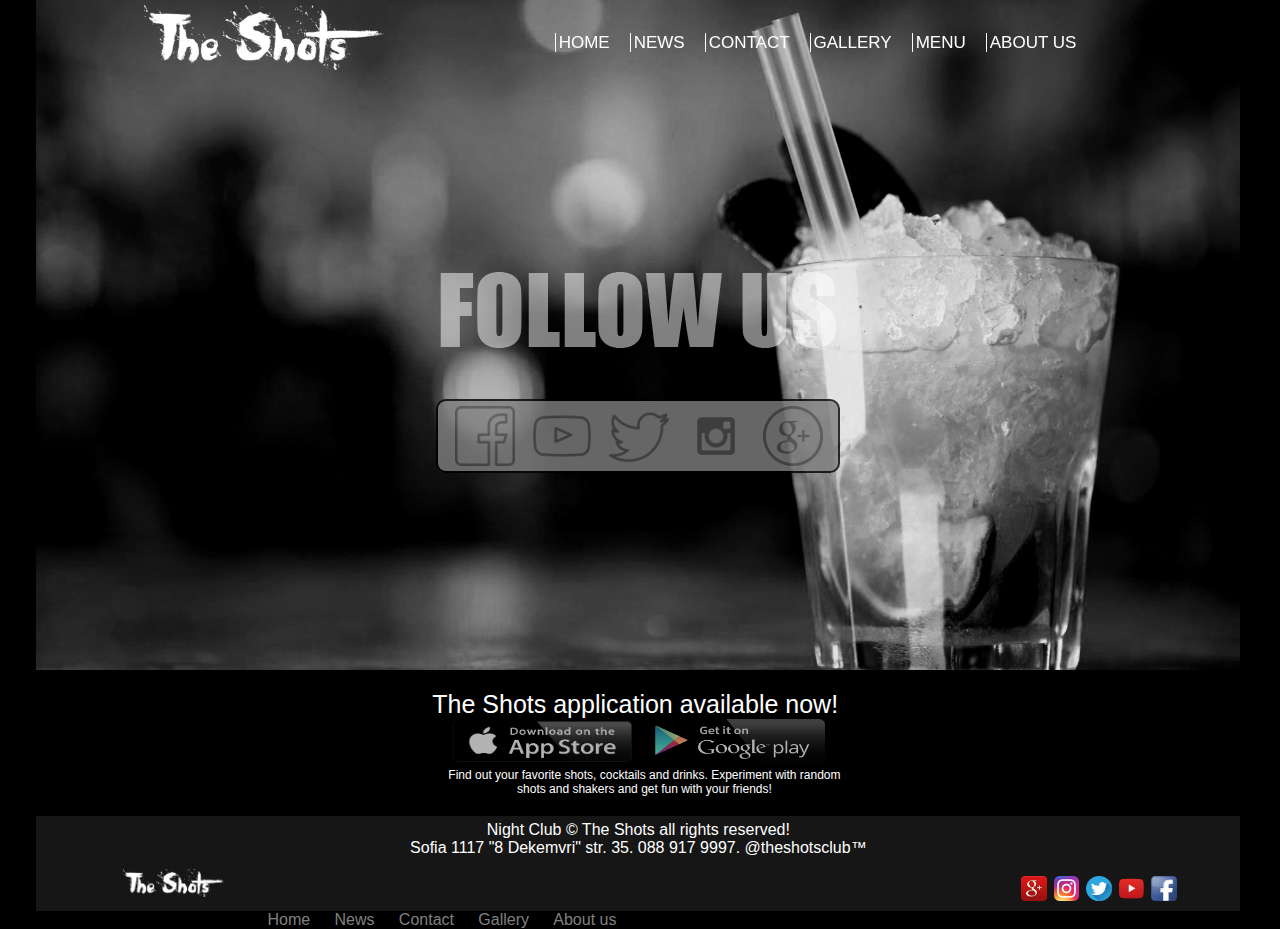
<file: Common/shots1/index.html>
<!DOCTYPE html>
<html>

<head>
    <meta charset="utf-8">
    <title>The Shots Bar</title>
    <link rel="stylesheet" href="styles/main.css">
    <link rel="shortcut icon" href="images/tabicon.png" />
</head>

<body>
    <header class="header-container">
        <div class="buttons">
            <ul class="header-list-items">
                <li>
                    <a class="list-btn" href="#">HOME</a>
                </li>
                <li>
                    <a class="list-btn" href="news.html">NEWS</a>
                </li>
                <li>
                    <a class="list-btn" href="#">CONTACT</a>
                </li>
                <li>
                    <a class="list-btn" href="theshots/gallery.html">GALLERY</a>
                </li>
                <li>
                    <a class="list-btn" href="#">MENU</a>
                </li>
                <li>
                    <a class="list-btn" href="#">ABOUT US</a>
                </li>
            </ul>
            <img class = "logo-image" src="images/the_shots.png" alt="" />

        </div>

        <div class="follow">
            <img src="images/follow.png" alt="">
        </div>
        <div class="follow-icons">
          <img class="inactive" id = 'facebook' src="images/followIco/facebook.png" alt="">
          <img class="inactive" id = 'youtube' src="images/followIco/youtube.png" alt="">
          <img class="inactive" id = 'twitter' src="images/followIco/twitter.png" alt="">
          <img class="inactive" id = 'instagram' src="images/followIco/instagram.png" alt="">
          <img class="inactive" id = 'google' src="images/followIco/google.png" alt="">
        </div>
    </header>
    <container>
      <div class="app-store">
        <div class="get-app">The Shots application available now!</div>

        <img class="ios-link" src="images/app-store.png" alt="" />
        <img class = "google-link" src="images/Google-play.png" alt="" />
        <div class="get-app-info">Find out your favorite shots, cocktails and drinks. Experiment with random shots and shakers and get fun with your friends!</div>
      </div>
    </container>
    <footer>
      <div class = 'footer'>
        <div class = "text-footer">Night Club &#169 The Shots all rights reserved!</div>
        <div class = "text-footer">Sofia 1117 "8 Dekemvri" str. 35. 088 917 9997. @theshotsclub&#8482</div>
        <img id = 'logo' src="images/the_shots.png" alt="" />
        <div class="footer-icons">
          <img id = 'facebook' src="images/footerIco/face.png" alt="">
          <img id = 'youtube' src="images/footerIco/you.png" alt="">
          <img id = 'twitter' src="images/footerIco/tweet.png" alt="">
          <img id = 'instagram' src="images/footerIco/insta.png" alt="">
          <img id = 'google' src="images/footerIco/goog.png" alt="">
        </div>


      </div>
      <div class = 'footer-links'>
        <a href="#">Home</a>
        <a href="#">News</a>
        <a href="#">Contact</a>
        <a href="#">Gallery</a>
        <a href="#">About us</a>
      </div>


    </footer>





    <script src="scrypts/jquery.min.js"></script>
    <script src="scrypts/mainscript.js"></script>
    <script src="scrypts/footer.js"></script>
    <script>
          $(function() {
              $('.header-container').buttons();
              $('.footer-icons').footerIcons();
          });
      </script>
</body>

</html>
</file>
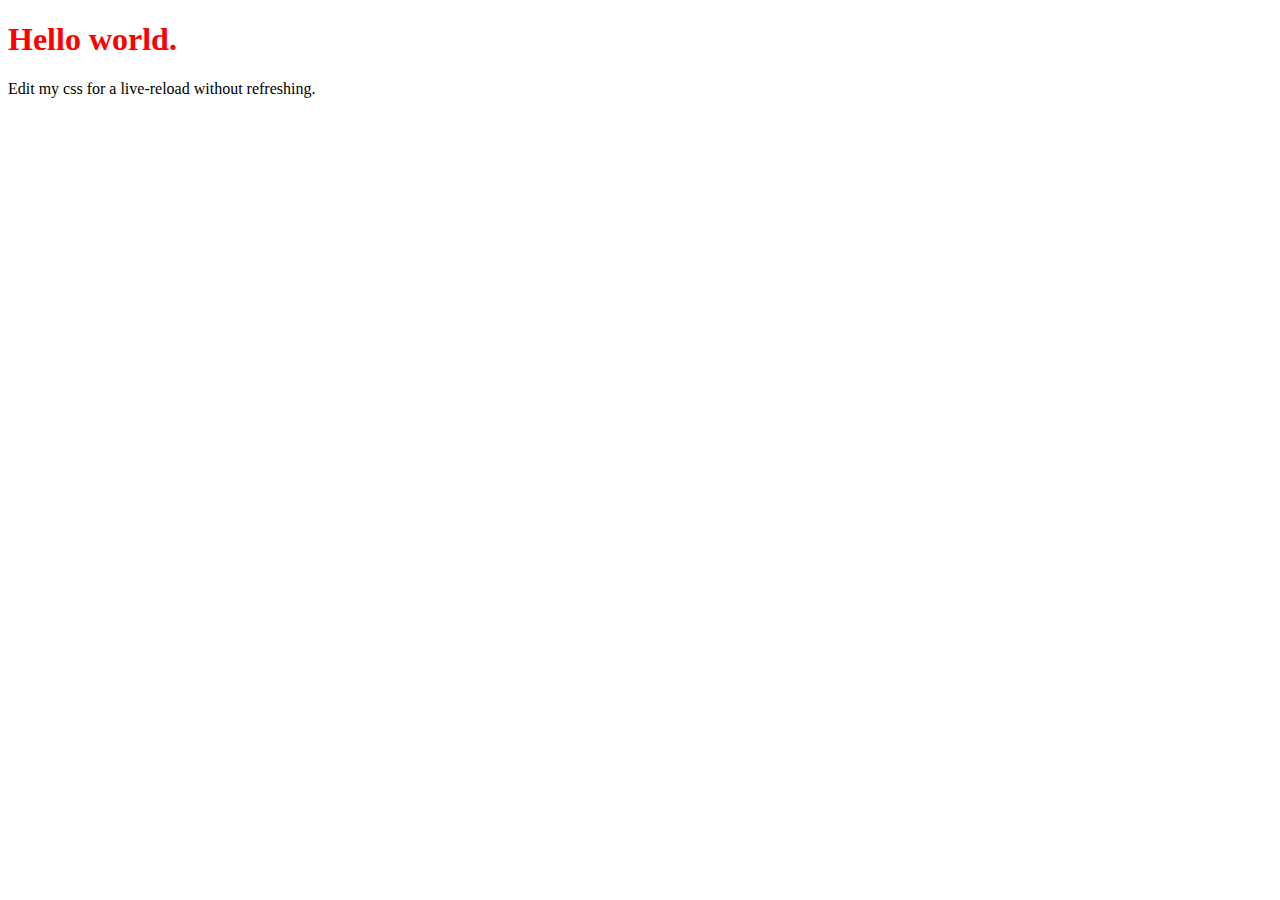
<file: Common/shots1/node_modules/live-server/test/data/index.html>
<!DOCTYPE html>
<html lang="en">
<head>
	<meta charset="UTF-8">
	<title>Live-server Test Page</title>
	<link rel="stylesheet" href="style.css" />
</head>
<body>
	<h1>Hello world.</h1>
	<p>Edit my css for a live-reload without refreshing.</p>
</body>
</html>
</file>
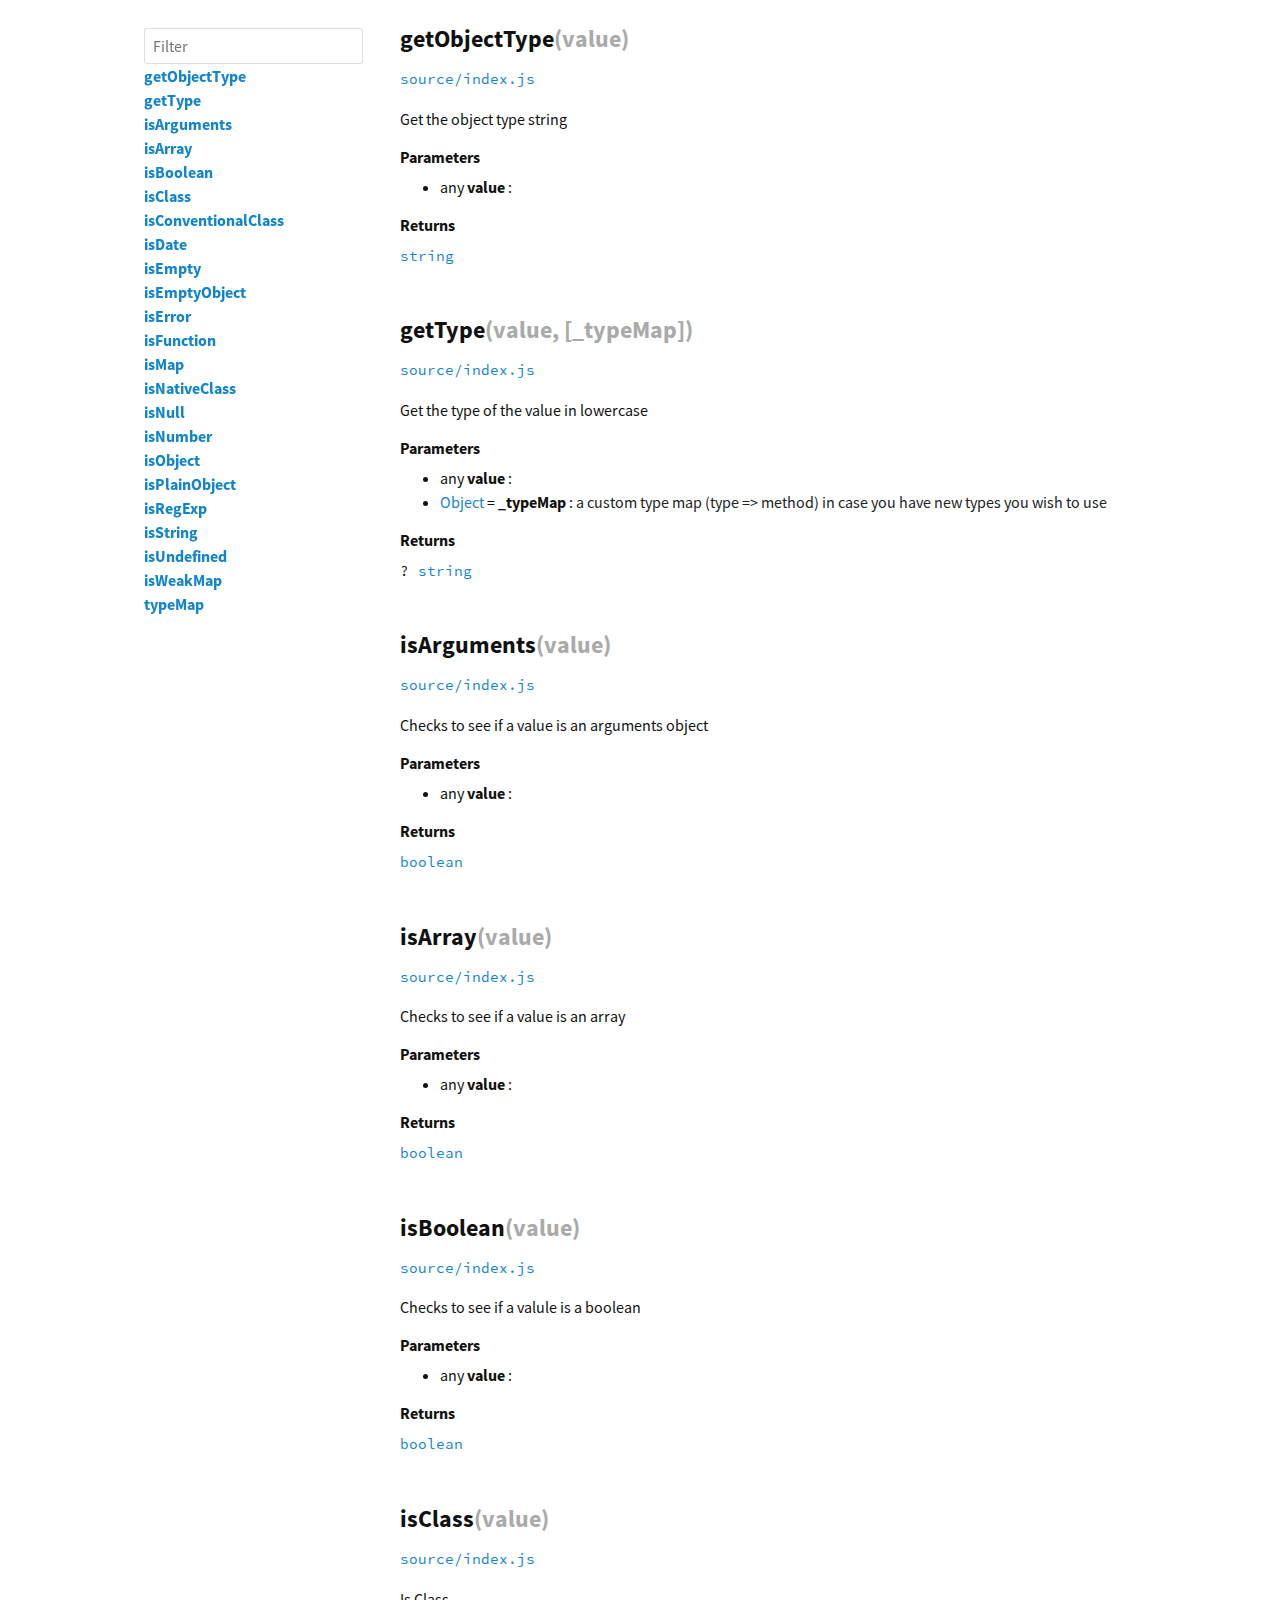
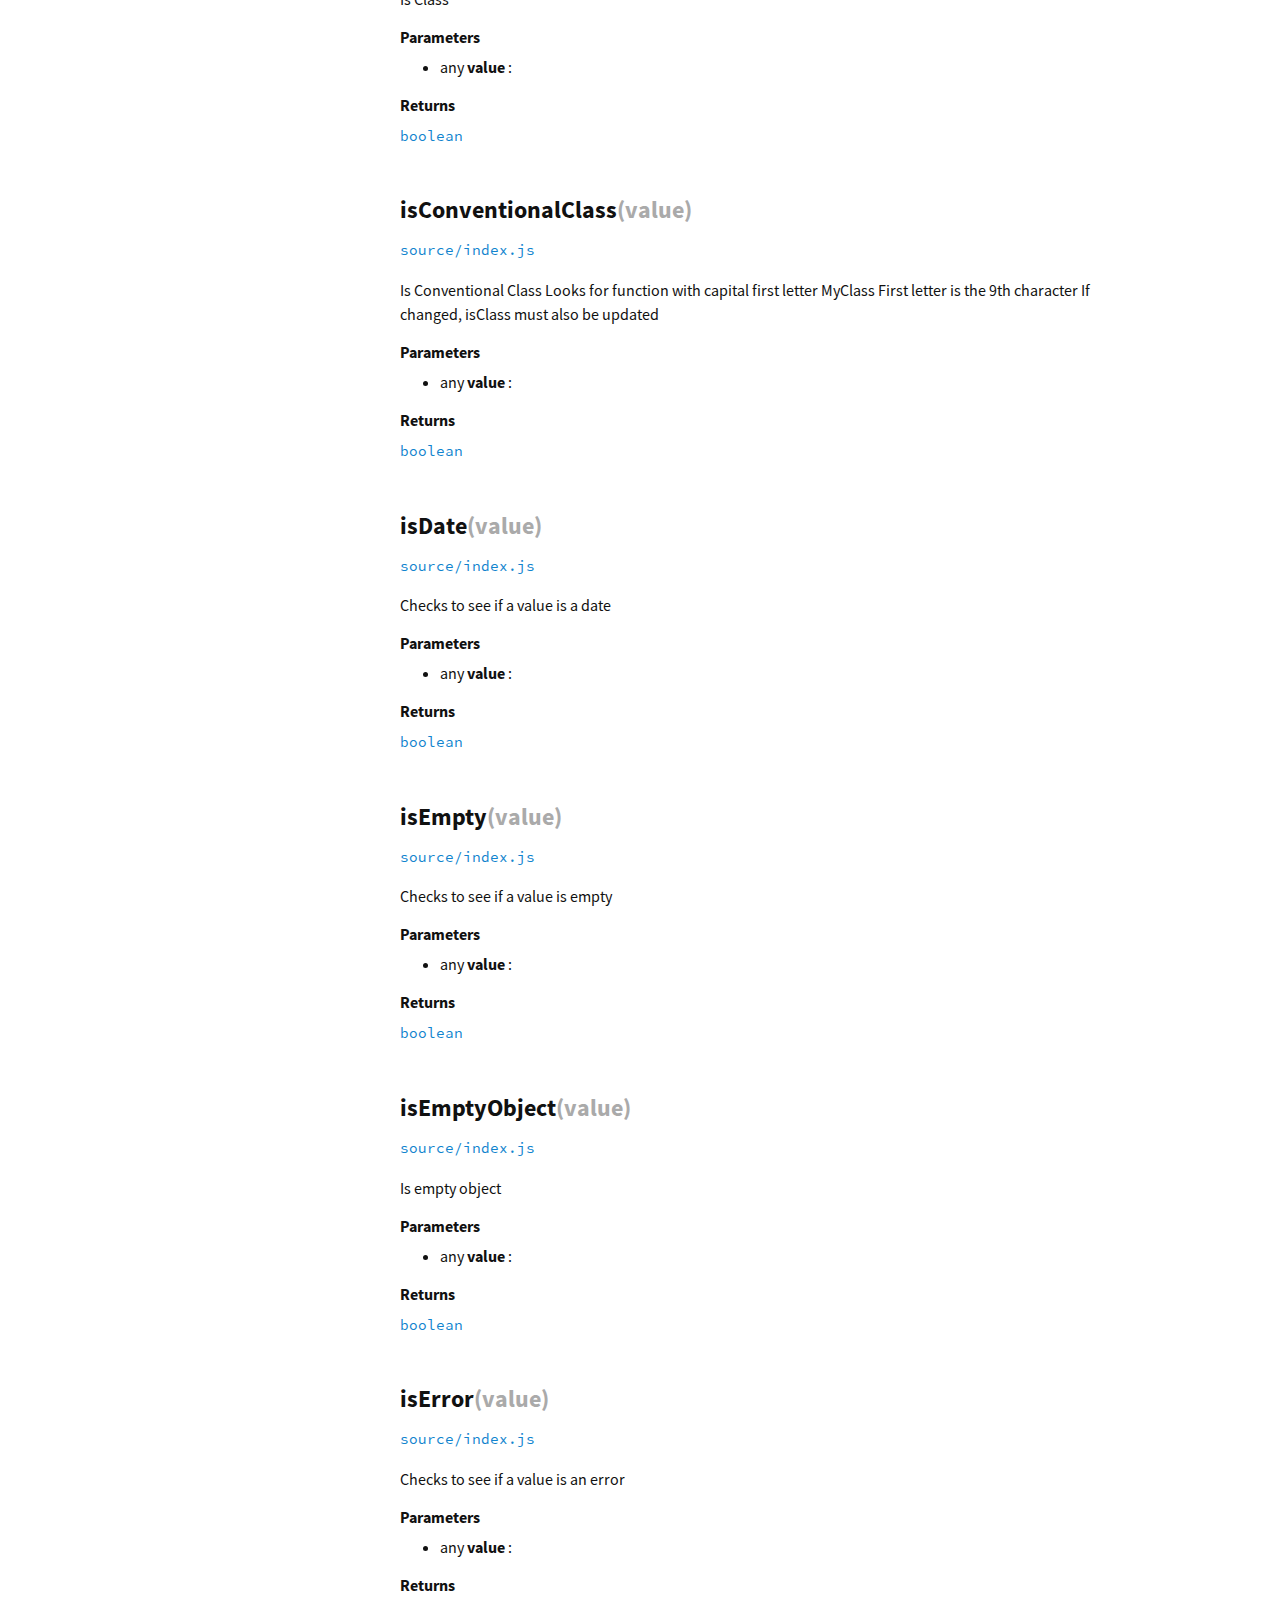
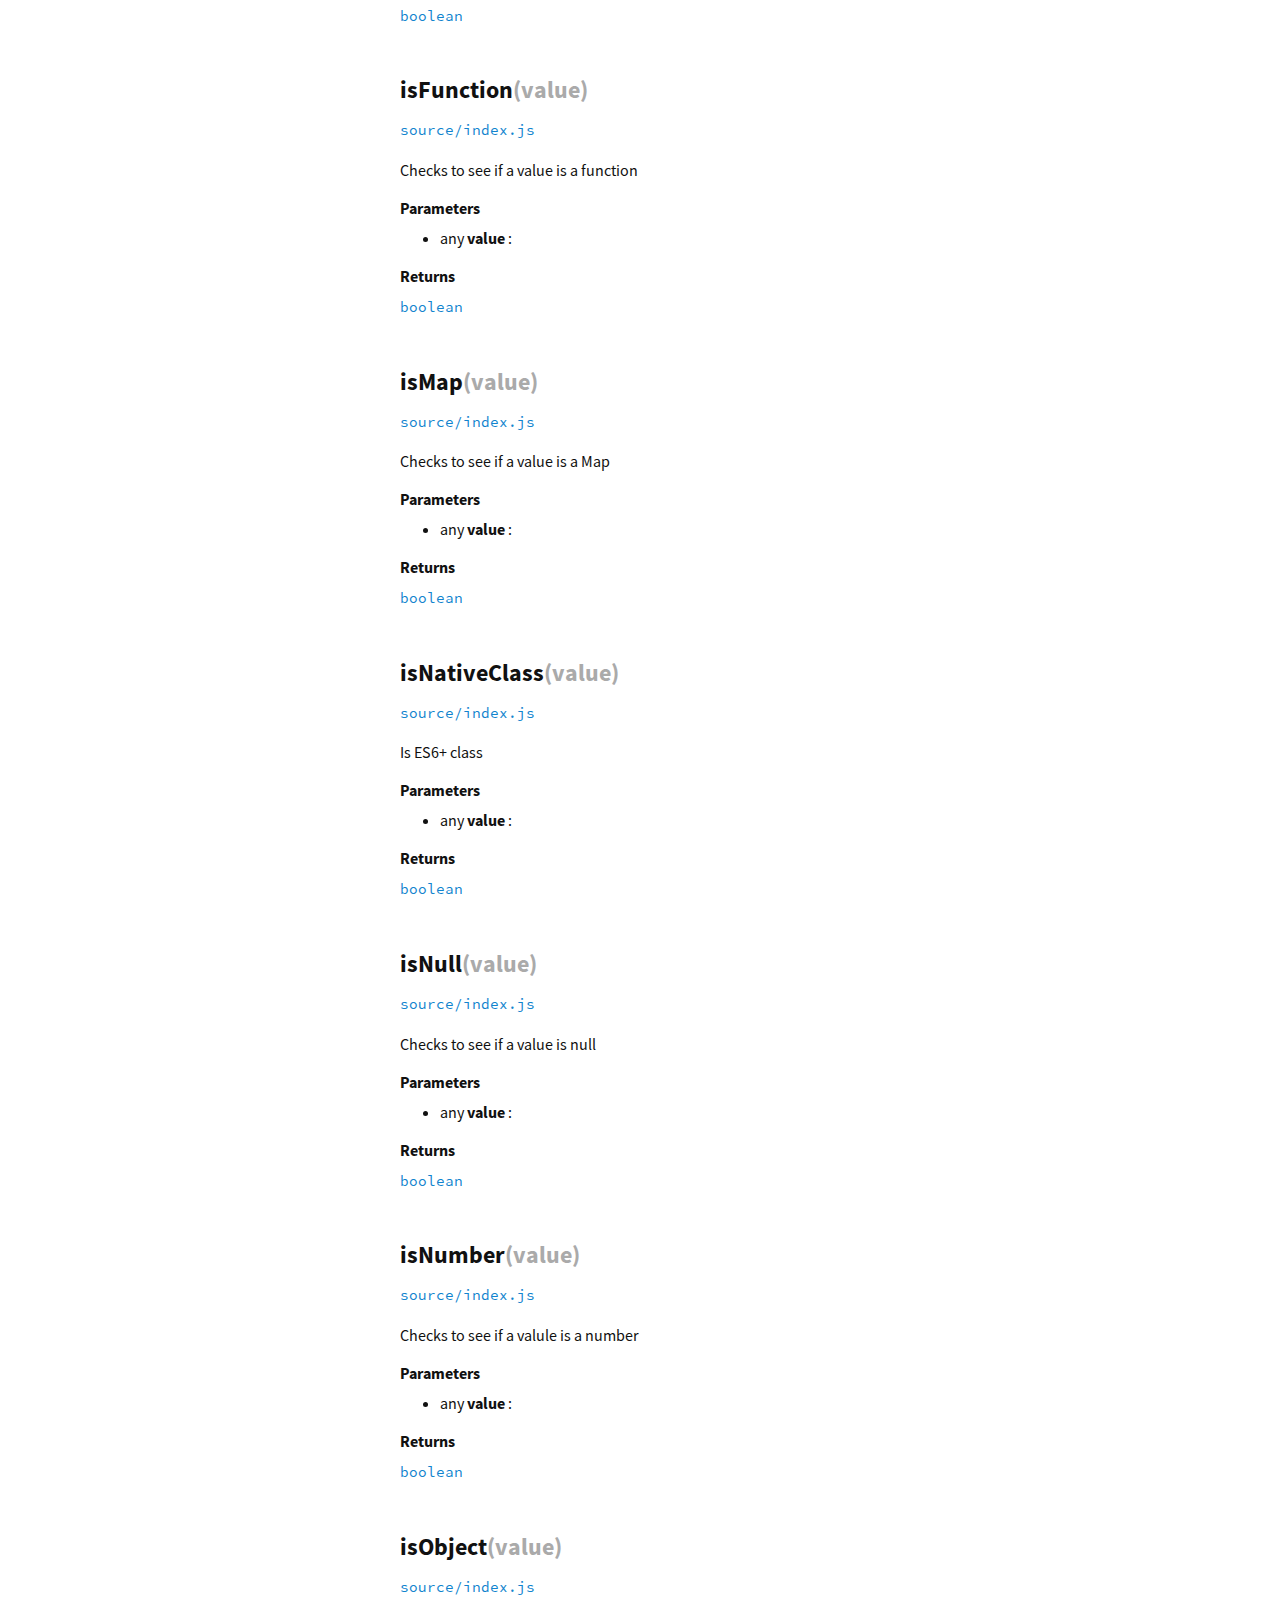
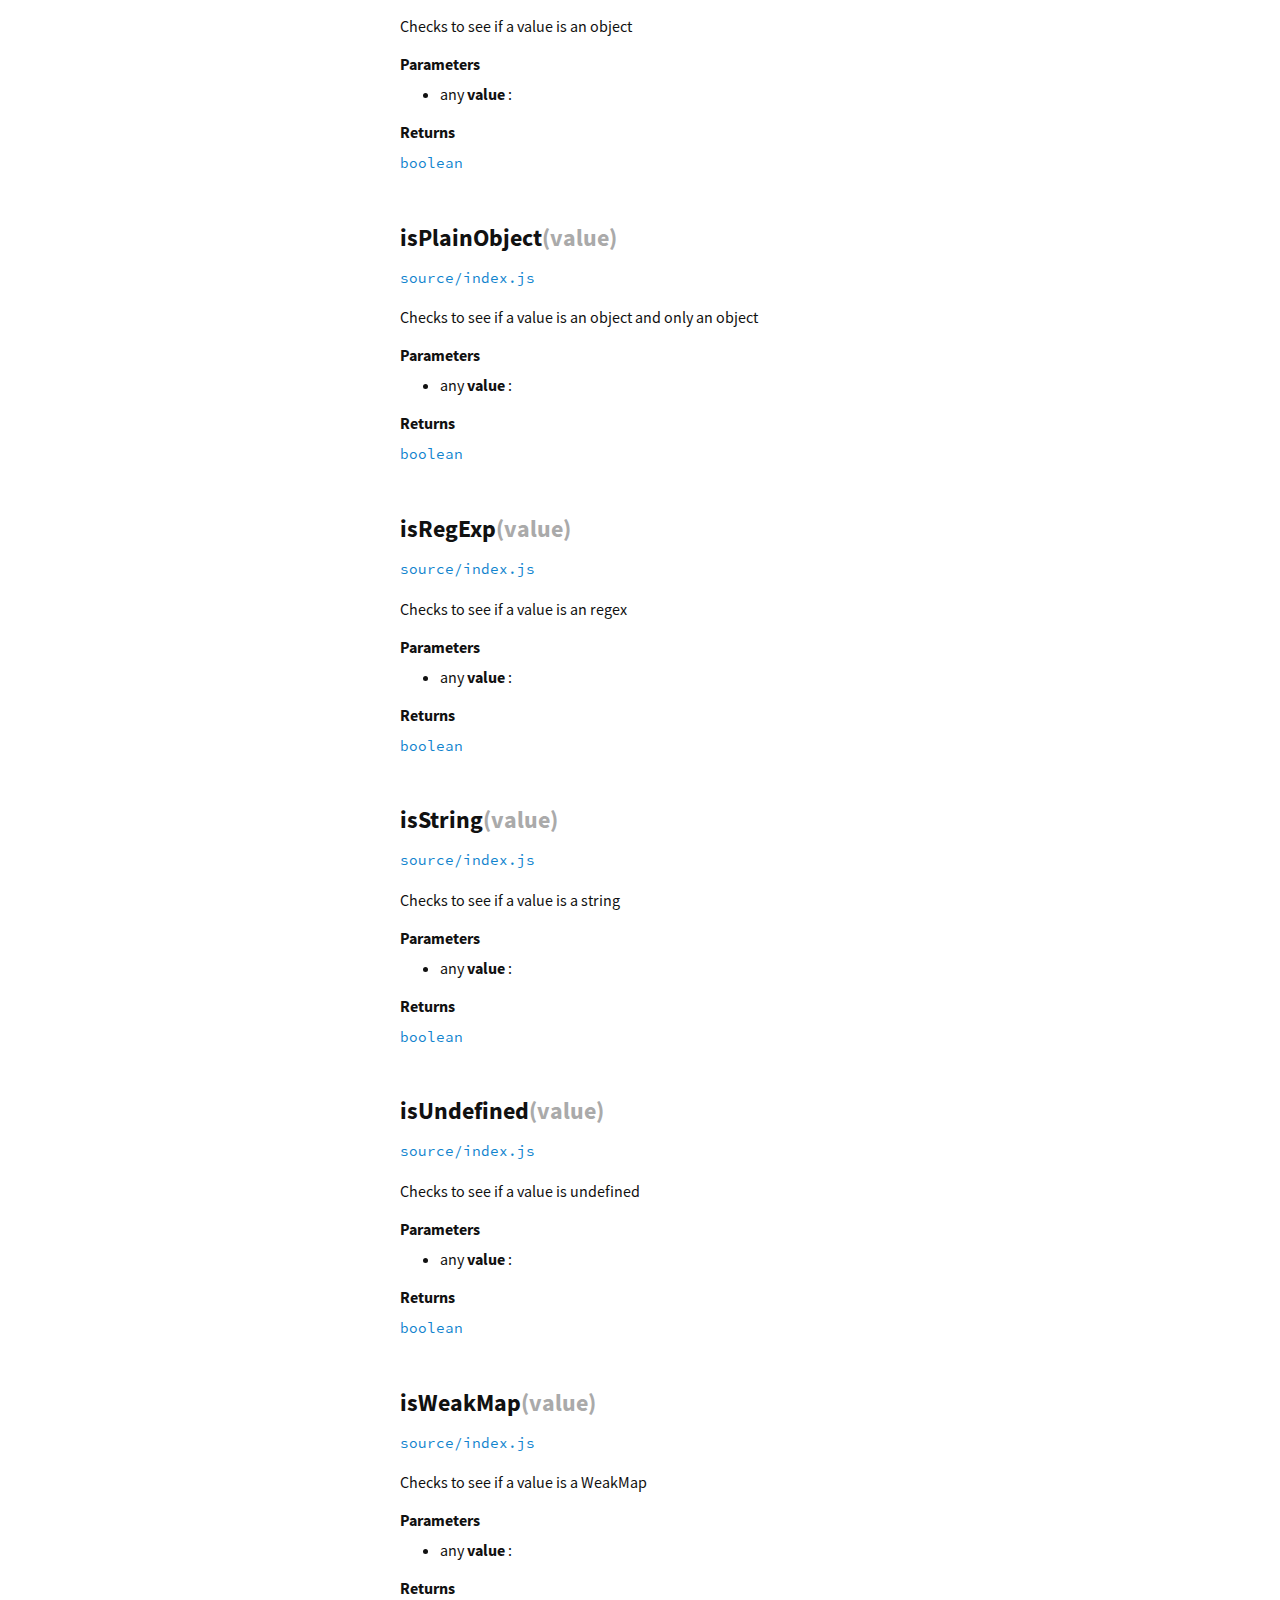
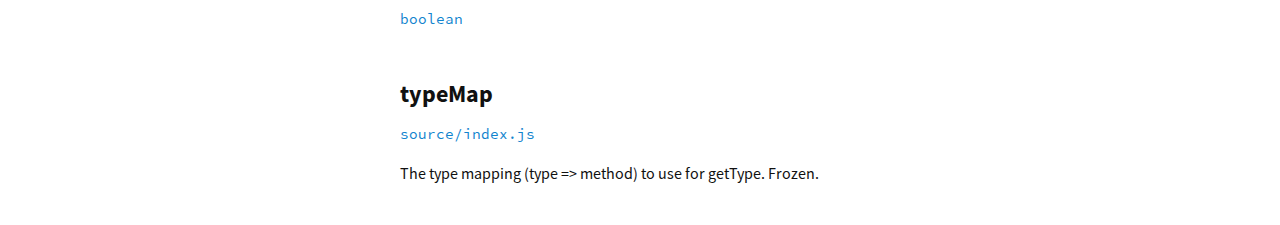
<file: Common/shots1/node_modules/live-server/node_modules/watchr/node_modules/typechecker/docs/index.html>
<!doctype html>
<html>
<head>
  <meta charset='utf-8' />
  <title>  | Documentation</title>
  <meta name='viewport' content='width=device-width,initial-scale=1'>
  <link href='assets/bass.css' type='text/css' rel='stylesheet' />
  <link href='assets/style.css' type='text/css' rel='stylesheet' />
  <link href='assets/github.css' type='text/css' rel='stylesheet' />
</head>
<body class='documentation'>
  <div class='container'>
    <div class='clearfix md-mxn2'>
      <div class='fixed md-show fix-3 overflow-auto max-height-100'>
        <div class='py1 px2'>
          <h3 class='mb0 no-anchor'></h3>
          <div class='mb1'><code></code></div>
          <input
            placeholder='Filter'
            id='filter-input'
            class='col12 block field'
            type='text' />
          <div id='toc'>
              <a
                href='#getObjectType'
                class='block bold'>
                getObjectType
              </a>
              <a
                href='#getType'
                class='block bold'>
                getType
              </a>
              <a
                href='#isArguments'
                class='block bold'>
                isArguments
              </a>
              <a
                href='#isArray'
                class='block bold'>
                isArray
              </a>
              <a
                href='#isBoolean'
                class='block bold'>
                isBoolean
              </a>
              <a
                href='#isClass'
                class='block bold'>
                isClass
              </a>
              <a
                href='#isConventionalClass'
                class='block bold'>
                isConventionalClass
              </a>
              <a
                href='#isDate'
                class='block bold'>
                isDate
              </a>
              <a
                href='#isEmpty'
                class='block bold'>
                isEmpty
              </a>
              <a
                href='#isEmptyObject'
                class='block bold'>
                isEmptyObject
              </a>
              <a
                href='#isError'
                class='block bold'>
                isError
              </a>
              <a
                href='#isFunction'
                class='block bold'>
                isFunction
              </a>
              <a
                href='#isMap'
                class='block bold'>
                isMap
              </a>
              <a
                href='#isNativeClass'
                class='block bold'>
                isNativeClass
              </a>
              <a
                href='#isNull'
                class='block bold'>
                isNull
              </a>
              <a
                href='#isNumber'
                class='block bold'>
                isNumber
              </a>
              <a
                href='#isObject'
                class='block bold'>
                isObject
              </a>
              <a
                href='#isPlainObject'
                class='block bold'>
                isPlainObject
              </a>
              <a
                href='#isRegExp'
                class='block bold'>
                isRegExp
              </a>
              <a
                href='#isString'
                class='block bold'>
                isString
              </a>
              <a
                href='#isUndefined'
                class='block bold'>
                isUndefined
              </a>
              <a
                href='#isWeakMap'
                class='block bold'>
                isWeakMap
              </a>
              <a
                href='#typeMap'
                class='block bold'>
                typeMap
              </a>
          </div>
        </div>
      </div>
      <div class='fix-margin-3'>
        <div class='px2'>
<div class='py1'><section class='py2 clearfix'>
  <h2 id='getObjectType' class='mt0'>
    getObjectType<span class='gray'>(value)</span>
  </h2>
    <p><a href='https://github.com/bevry/typechecker/blob/f703aa82fcce24862c6f78058550e1b234edff54/source/index.js#L17-L19'><code>source/index.js</code></a></p>
  
  
  
  
  
  <p>Get the object type string</p>

    <h4>Parameters</h4>
    <ul class='suppress-p-margin'>
        <li>any
 <strong>value</strong>
          :
          <div class='force-inline'>
            
          </div>
        </li>
    </ul>
      <h4>Returns</h4>
      <code><a href="https://developer.mozilla.org/en-US/docs/Web/JavaScript/Reference/Global_Objects/String">string</a>
</code>
      
      <div class='force-inline'>
        
      </div>
</section>
</div><div class='py1'><section class='py2 clearfix'>
  <h2 id='getType' class='mt0'>
    getType<span class='gray'>(value, [_typeMap])</span>
  </h2>
    <p><a href='https://github.com/bevry/typechecker/blob/f703aa82fcce24862c6f78058550e1b234edff54/source/index.js#L259-L271'><code>source/index.js</code></a></p>
  
  
  
  
  
  <p>Get the type of the value in lowercase</p>

    <h4>Parameters</h4>
    <ul class='suppress-p-margin'>
        <li>any
 <strong>value</strong>
          :
          <div class='force-inline'>
            
          </div>
        </li>
        <li><a href="https://developer.mozilla.org/en-US/docs/Web/JavaScript/Reference/Global_Objects/Object">Object</a>
=
 <strong>_typeMap</strong>
          :
          <div class='force-inline'>
            <p>a custom type map (type => method) in case you have new types you wish to use</p>

          </div>
        </li>
    </ul>
      <h4>Returns</h4>
      <code>?
<a href="https://developer.mozilla.org/en-US/docs/Web/JavaScript/Reference/Global_Objects/String">string</a>
</code>
      
      <div class='force-inline'>
        
      </div>
</section>
</div><div class='py1'><section class='py2 clearfix'>
  <h2 id='isArguments' class='mt0'>
    isArguments<span class='gray'>(value)</span>
  </h2>
    <p><a href='https://github.com/bevry/typechecker/blob/f703aa82fcce24862c6f78058550e1b234edff54/source/index.js#L135-L137'><code>source/index.js</code></a></p>
  
  
  
  
  
  <p>Checks to see if a value is an arguments object</p>

    <h4>Parameters</h4>
    <ul class='suppress-p-margin'>
        <li>any
 <strong>value</strong>
          :
          <div class='force-inline'>
            
          </div>
        </li>
    </ul>
      <h4>Returns</h4>
      <code><a href="https://developer.mozilla.org/en-US/docs/Web/JavaScript/Reference/Global_Objects/Boolean">boolean</a>
</code>
      
      <div class='force-inline'>
        
      </div>
</section>
</div><div class='py1'><section class='py2 clearfix'>
  <h2 id='isArray' class='mt0'>
    isArray<span class='gray'>(value)</span>
  </h2>
    <p><a href='https://github.com/bevry/typechecker/blob/f703aa82fcce24862c6f78058550e1b234edff54/source/index.js#L162-L164'><code>source/index.js</code></a></p>
  
  
  
  
  
  <p>Checks to see if a value is an array</p>

    <h4>Parameters</h4>
    <ul class='suppress-p-margin'>
        <li>any
 <strong>value</strong>
          :
          <div class='force-inline'>
            
          </div>
        </li>
    </ul>
      <h4>Returns</h4>
      <code><a href="https://developer.mozilla.org/en-US/docs/Web/JavaScript/Reference/Global_Objects/Boolean">boolean</a>
</code>
      
      <div class='force-inline'>
        
      </div>
</section>
</div><div class='py1'><section class='py2 clearfix'>
  <h2 id='isBoolean' class='mt0'>
    isBoolean<span class='gray'>(value)</span>
  </h2>
    <p><a href='https://github.com/bevry/typechecker/blob/f703aa82fcce24862c6f78058550e1b234edff54/source/index.js#L189-L191'><code>source/index.js</code></a></p>
  
  
  
  
  
  <p>Checks to see if a valule is a boolean</p>

    <h4>Parameters</h4>
    <ul class='suppress-p-margin'>
        <li>any
 <strong>value</strong>
          :
          <div class='force-inline'>
            
          </div>
        </li>
    </ul>
      <h4>Returns</h4>
      <code><a href="https://developer.mozilla.org/en-US/docs/Web/JavaScript/Reference/Global_Objects/Boolean">boolean</a>
</code>
      
      <div class='force-inline'>
        
      </div>
</section>
</div><div class='py1'><section class='py2 clearfix'>
  <h2 id='isClass' class='mt0'>
    isClass<span class='gray'>(value)</span>
  </h2>
    <p><a href='https://github.com/bevry/typechecker/blob/f703aa82fcce24862c6f78058550e1b234edff54/source/index.js#L103-L110'><code>source/index.js</code></a></p>
  
  
  
  
  
  <p>Is Class</p>

    <h4>Parameters</h4>
    <ul class='suppress-p-margin'>
        <li>any
 <strong>value</strong>
          :
          <div class='force-inline'>
            
          </div>
        </li>
    </ul>
      <h4>Returns</h4>
      <code><a href="https://developer.mozilla.org/en-US/docs/Web/JavaScript/Reference/Global_Objects/Boolean">boolean</a>
</code>
      
      <div class='force-inline'>
        
      </div>
</section>
</div><div class='py1'><section class='py2 clearfix'>
  <h2 id='isConventionalClass' class='mt0'>
    isConventionalClass<span class='gray'>(value)</span>
  </h2>
    <p><a href='https://github.com/bevry/typechecker/blob/f703aa82fcce24862c6f78058550e1b234edff54/source/index.js#L83-L87'><code>source/index.js</code></a></p>
  
  
  
  
  
  <p>Is Conventional Class
Looks for function with capital first letter MyClass
First letter is the 9th character
If changed, isClass must also be updated</p>

    <h4>Parameters</h4>
    <ul class='suppress-p-margin'>
        <li>any
 <strong>value</strong>
          :
          <div class='force-inline'>
            
          </div>
        </li>
    </ul>
      <h4>Returns</h4>
      <code><a href="https://developer.mozilla.org/en-US/docs/Web/JavaScript/Reference/Global_Objects/Boolean">boolean</a>
</code>
      
      <div class='force-inline'>
        
      </div>
</section>
</div><div class='py1'><section class='py2 clearfix'>
  <h2 id='isDate' class='mt0'>
    isDate<span class='gray'>(value)</span>
  </h2>
    <p><a href='https://github.com/bevry/typechecker/blob/f703aa82fcce24862c6f78058550e1b234edff54/source/index.js#L126-L128'><code>source/index.js</code></a></p>
  
  
  
  
  
  <p>Checks to see if a value is a date</p>

    <h4>Parameters</h4>
    <ul class='suppress-p-margin'>
        <li>any
 <strong>value</strong>
          :
          <div class='force-inline'>
            
          </div>
        </li>
    </ul>
      <h4>Returns</h4>
      <code><a href="https://developer.mozilla.org/en-US/docs/Web/JavaScript/Reference/Global_Objects/Boolean">boolean</a>
</code>
      
      <div class='force-inline'>
        
      </div>
</section>
</div><div class='py1'><section class='py2 clearfix'>
  <h2 id='isEmpty' class='mt0'>
    isEmpty<span class='gray'>(value)</span>
  </h2>
    <p><a href='https://github.com/bevry/typechecker/blob/f703aa82fcce24862c6f78058550e1b234edff54/source/index.js#L46-L48'><code>source/index.js</code></a></p>
  
  
  
  
  
  <p>Checks to see if a value is empty</p>

    <h4>Parameters</h4>
    <ul class='suppress-p-margin'>
        <li>any
 <strong>value</strong>
          :
          <div class='force-inline'>
            
          </div>
        </li>
    </ul>
      <h4>Returns</h4>
      <code><a href="https://developer.mozilla.org/en-US/docs/Web/JavaScript/Reference/Global_Objects/Boolean">boolean</a>
</code>
      
      <div class='force-inline'>
        
      </div>
</section>
</div><div class='py1'><section class='py2 clearfix'>
  <h2 id='isEmptyObject' class='mt0'>
    isEmptyObject<span class='gray'>(value)</span>
  </h2>
    <p><a href='https://github.com/bevry/typechecker/blob/f703aa82fcce24862c6f78058550e1b234edff54/source/index.js#L55-L63'><code>source/index.js</code></a></p>
  
  
  
  
  
  <p>Is empty object</p>

    <h4>Parameters</h4>
    <ul class='suppress-p-margin'>
        <li>any
 <strong>value</strong>
          :
          <div class='force-inline'>
            
          </div>
        </li>
    </ul>
      <h4>Returns</h4>
      <code><a href="https://developer.mozilla.org/en-US/docs/Web/JavaScript/Reference/Global_Objects/Boolean">boolean</a>
</code>
      
      <div class='force-inline'>
        
      </div>
</section>
</div><div class='py1'><section class='py2 clearfix'>
  <h2 id='isError' class='mt0'>
    isError<span class='gray'>(value)</span>
  </h2>
    <p><a href='https://github.com/bevry/typechecker/blob/f703aa82fcce24862c6f78058550e1b234edff54/source/index.js#L117-L119'><code>source/index.js</code></a></p>
  
  
  
  
  
  <p>Checks to see if a value is an error</p>

    <h4>Parameters</h4>
    <ul class='suppress-p-margin'>
        <li>any
 <strong>value</strong>
          :
          <div class='force-inline'>
            
          </div>
        </li>
    </ul>
      <h4>Returns</h4>
      <code><a href="https://developer.mozilla.org/en-US/docs/Web/JavaScript/Reference/Global_Objects/Boolean">boolean</a>
</code>
      
      <div class='force-inline'>
        
      </div>
</section>
</div><div class='py1'><section class='py2 clearfix'>
  <h2 id='isFunction' class='mt0'>
    isFunction<span class='gray'>(value)</span>
  </h2>
    <p><a href='https://github.com/bevry/typechecker/blob/f703aa82fcce24862c6f78058550e1b234edff54/source/index.js#L144-L146'><code>source/index.js</code></a></p>
  
  
  
  
  
  <p>Checks to see if a value is a function</p>

    <h4>Parameters</h4>
    <ul class='suppress-p-margin'>
        <li>any
 <strong>value</strong>
          :
          <div class='force-inline'>
            
          </div>
        </li>
    </ul>
      <h4>Returns</h4>
      <code><a href="https://developer.mozilla.org/en-US/docs/Web/JavaScript/Reference/Global_Objects/Boolean">boolean</a>
</code>
      
      <div class='force-inline'>
        
      </div>
</section>
</div><div class='py1'><section class='py2 clearfix'>
  <h2 id='isMap' class='mt0'>
    isMap<span class='gray'>(value)</span>
  </h2>
    <p><a href='https://github.com/bevry/typechecker/blob/f703aa82fcce24862c6f78058550e1b234edff54/source/index.js#L216-L218'><code>source/index.js</code></a></p>
  
  
  
  
  
  <p>Checks to see if a value is a Map</p>

    <h4>Parameters</h4>
    <ul class='suppress-p-margin'>
        <li>any
 <strong>value</strong>
          :
          <div class='force-inline'>
            
          </div>
        </li>
    </ul>
      <h4>Returns</h4>
      <code><a href="https://developer.mozilla.org/en-US/docs/Web/JavaScript/Reference/Global_Objects/Boolean">boolean</a>
</code>
      
      <div class='force-inline'>
        
      </div>
</section>
</div><div class='py1'><section class='py2 clearfix'>
  <h2 id='isNativeClass' class='mt0'>
    isNativeClass<span class='gray'>(value)</span>
  </h2>
    <p><a href='https://github.com/bevry/typechecker/blob/f703aa82fcce24862c6f78058550e1b234edff54/source/index.js#L70-L73'><code>source/index.js</code></a></p>
  
  
  
  
  
  <p>Is ES6+ class</p>

    <h4>Parameters</h4>
    <ul class='suppress-p-margin'>
        <li>any
 <strong>value</strong>
          :
          <div class='force-inline'>
            
          </div>
        </li>
    </ul>
      <h4>Returns</h4>
      <code><a href="https://developer.mozilla.org/en-US/docs/Web/JavaScript/Reference/Global_Objects/Boolean">boolean</a>
</code>
      
      <div class='force-inline'>
        
      </div>
</section>
</div><div class='py1'><section class='py2 clearfix'>
  <h2 id='isNull' class='mt0'>
    isNull<span class='gray'>(value)</span>
  </h2>
    <p><a href='https://github.com/bevry/typechecker/blob/f703aa82fcce24862c6f78058550e1b234edff54/source/index.js#L198-L200'><code>source/index.js</code></a></p>
  
  
  
  
  
  <p>Checks to see if a value is null</p>

    <h4>Parameters</h4>
    <ul class='suppress-p-margin'>
        <li>any
 <strong>value</strong>
          :
          <div class='force-inline'>
            
          </div>
        </li>
    </ul>
      <h4>Returns</h4>
      <code><a href="https://developer.mozilla.org/en-US/docs/Web/JavaScript/Reference/Global_Objects/Boolean">boolean</a>
</code>
      
      <div class='force-inline'>
        
      </div>
</section>
</div><div class='py1'><section class='py2 clearfix'>
  <h2 id='isNumber' class='mt0'>
    isNumber<span class='gray'>(value)</span>
  </h2>
    <p><a href='https://github.com/bevry/typechecker/blob/f703aa82fcce24862c6f78058550e1b234edff54/source/index.js#L171-L173'><code>source/index.js</code></a></p>
  
  
  
  
  
  <p>Checks to see if a valule is a number</p>

    <h4>Parameters</h4>
    <ul class='suppress-p-margin'>
        <li>any
 <strong>value</strong>
          :
          <div class='force-inline'>
            
          </div>
        </li>
    </ul>
      <h4>Returns</h4>
      <code><a href="https://developer.mozilla.org/en-US/docs/Web/JavaScript/Reference/Global_Objects/Boolean">boolean</a>
</code>
      
      <div class='force-inline'>
        
      </div>
</section>
</div><div class='py1'><section class='py2 clearfix'>
  <h2 id='isObject' class='mt0'>
    isObject<span class='gray'>(value)</span>
  </h2>
    <p><a href='https://github.com/bevry/typechecker/blob/f703aa82fcce24862c6f78058550e1b234edff54/source/index.js#L26-L29'><code>source/index.js</code></a></p>
  
  
  
  
  
  <p>Checks to see if a value is an object</p>

    <h4>Parameters</h4>
    <ul class='suppress-p-margin'>
        <li>any
 <strong>value</strong>
          :
          <div class='force-inline'>
            
          </div>
        </li>
    </ul>
      <h4>Returns</h4>
      <code><a href="https://developer.mozilla.org/en-US/docs/Web/JavaScript/Reference/Global_Objects/Boolean">boolean</a>
</code>
      
      <div class='force-inline'>
        
      </div>
</section>
</div><div class='py1'><section class='py2 clearfix'>
  <h2 id='isPlainObject' class='mt0'>
    isPlainObject<span class='gray'>(value)</span>
  </h2>
    <p><a href='https://github.com/bevry/typechecker/blob/f703aa82fcce24862c6f78058550e1b234edff54/source/index.js#L36-L39'><code>source/index.js</code></a></p>
  
  
  
  
  
  <p>Checks to see if a value is an object and only an object</p>

    <h4>Parameters</h4>
    <ul class='suppress-p-margin'>
        <li>any
 <strong>value</strong>
          :
          <div class='force-inline'>
            
          </div>
        </li>
    </ul>
      <h4>Returns</h4>
      <code><a href="https://developer.mozilla.org/en-US/docs/Web/JavaScript/Reference/Global_Objects/Boolean">boolean</a>
</code>
      
      <div class='force-inline'>
        
      </div>
</section>
</div><div class='py1'><section class='py2 clearfix'>
  <h2 id='isRegExp' class='mt0'>
    isRegExp<span class='gray'>(value)</span>
  </h2>
    <p><a href='https://github.com/bevry/typechecker/blob/f703aa82fcce24862c6f78058550e1b234edff54/source/index.js#L153-L155'><code>source/index.js</code></a></p>
  
  
  
  
  
  <p>Checks to see if a value is an regex</p>

    <h4>Parameters</h4>
    <ul class='suppress-p-margin'>
        <li>any
 <strong>value</strong>
          :
          <div class='force-inline'>
            
          </div>
        </li>
    </ul>
      <h4>Returns</h4>
      <code><a href="https://developer.mozilla.org/en-US/docs/Web/JavaScript/Reference/Global_Objects/Boolean">boolean</a>
</code>
      
      <div class='force-inline'>
        
      </div>
</section>
</div><div class='py1'><section class='py2 clearfix'>
  <h2 id='isString' class='mt0'>
    isString<span class='gray'>(value)</span>
  </h2>
    <p><a href='https://github.com/bevry/typechecker/blob/f703aa82fcce24862c6f78058550e1b234edff54/source/index.js#L180-L182'><code>source/index.js</code></a></p>
  
  
  
  
  
  <p>Checks to see if a value is a string</p>

    <h4>Parameters</h4>
    <ul class='suppress-p-margin'>
        <li>any
 <strong>value</strong>
          :
          <div class='force-inline'>
            
          </div>
        </li>
    </ul>
      <h4>Returns</h4>
      <code><a href="https://developer.mozilla.org/en-US/docs/Web/JavaScript/Reference/Global_Objects/Boolean">boolean</a>
</code>
      
      <div class='force-inline'>
        
      </div>
</section>
</div><div class='py1'><section class='py2 clearfix'>
  <h2 id='isUndefined' class='mt0'>
    isUndefined<span class='gray'>(value)</span>
  </h2>
    <p><a href='https://github.com/bevry/typechecker/blob/f703aa82fcce24862c6f78058550e1b234edff54/source/index.js#L207-L209'><code>source/index.js</code></a></p>
  
  
  
  
  
  <p>Checks to see if a value is undefined</p>

    <h4>Parameters</h4>
    <ul class='suppress-p-margin'>
        <li>any
 <strong>value</strong>
          :
          <div class='force-inline'>
            
          </div>
        </li>
    </ul>
      <h4>Returns</h4>
      <code><a href="https://developer.mozilla.org/en-US/docs/Web/JavaScript/Reference/Global_Objects/Boolean">boolean</a>
</code>
      
      <div class='force-inline'>
        
      </div>
</section>
</div><div class='py1'><section class='py2 clearfix'>
  <h2 id='isWeakMap' class='mt0'>
    isWeakMap<span class='gray'>(value)</span>
  </h2>
    <p><a href='https://github.com/bevry/typechecker/blob/f703aa82fcce24862c6f78058550e1b234edff54/source/index.js#L225-L227'><code>source/index.js</code></a></p>
  
  
  
  
  
  <p>Checks to see if a value is a WeakMap</p>

    <h4>Parameters</h4>
    <ul class='suppress-p-margin'>
        <li>any
 <strong>value</strong>
          :
          <div class='force-inline'>
            
          </div>
        </li>
    </ul>
      <h4>Returns</h4>
      <code><a href="https://developer.mozilla.org/en-US/docs/Web/JavaScript/Reference/Global_Objects/Boolean">boolean</a>
</code>
      
      <div class='force-inline'>
        
      </div>
</section>
</div><div class='py1'><section class='py2 clearfix'>
  <h2 id='typeMap' class='mt0'>
    typeMap<span class='gray'></span>
  </h2>
    <p><a href='https://github.com/bevry/typechecker/blob/f703aa82fcce24862c6f78058550e1b234edff54/source/index.js#L236-L251'><code>source/index.js</code></a></p>
  
  
  
  
  
  <p>The type mapping (type => method) to use for getType. Frozen.</p>

</section>
</div>
        </div>
      </div>
    </div>
  </div>
  <script src='assets/anchor.js'></script>
  <script src='assets/site.js'></script>
</body>
</html>
</file>
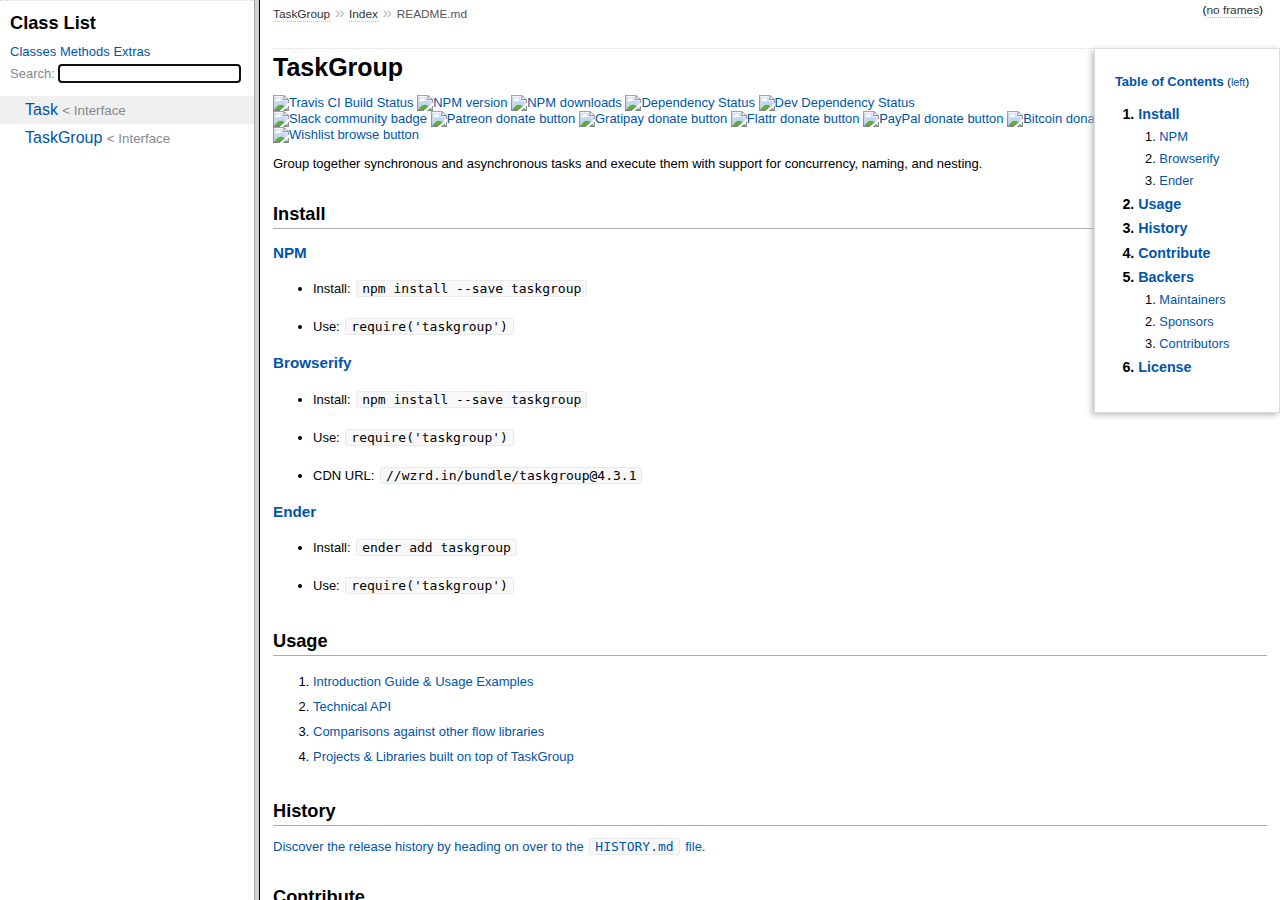
<file: Common/shots1/node_modules/live-server/node_modules/watchr/node_modules/scandirectory/node_modules/taskgroup/docs/index.html>
<!DOCTYPE html>
<html>
  <head>
  <meta charset='UTF-8'>
  <title>TaskGroup API Documentation</title>
  <link rel='stylesheet' href='assets/biscotto.css' type='text/css'>
  <script src='assets/biscotto.js'></script>
  <script src='assets/search_data.js'></script>
</head>
  <frameset cols='20%, *'>
    <frame name='list' src='class_list.html'></frame>
    <frame name='main' src='README.md.html'></frame>
  </frameset>
</html>
</file>
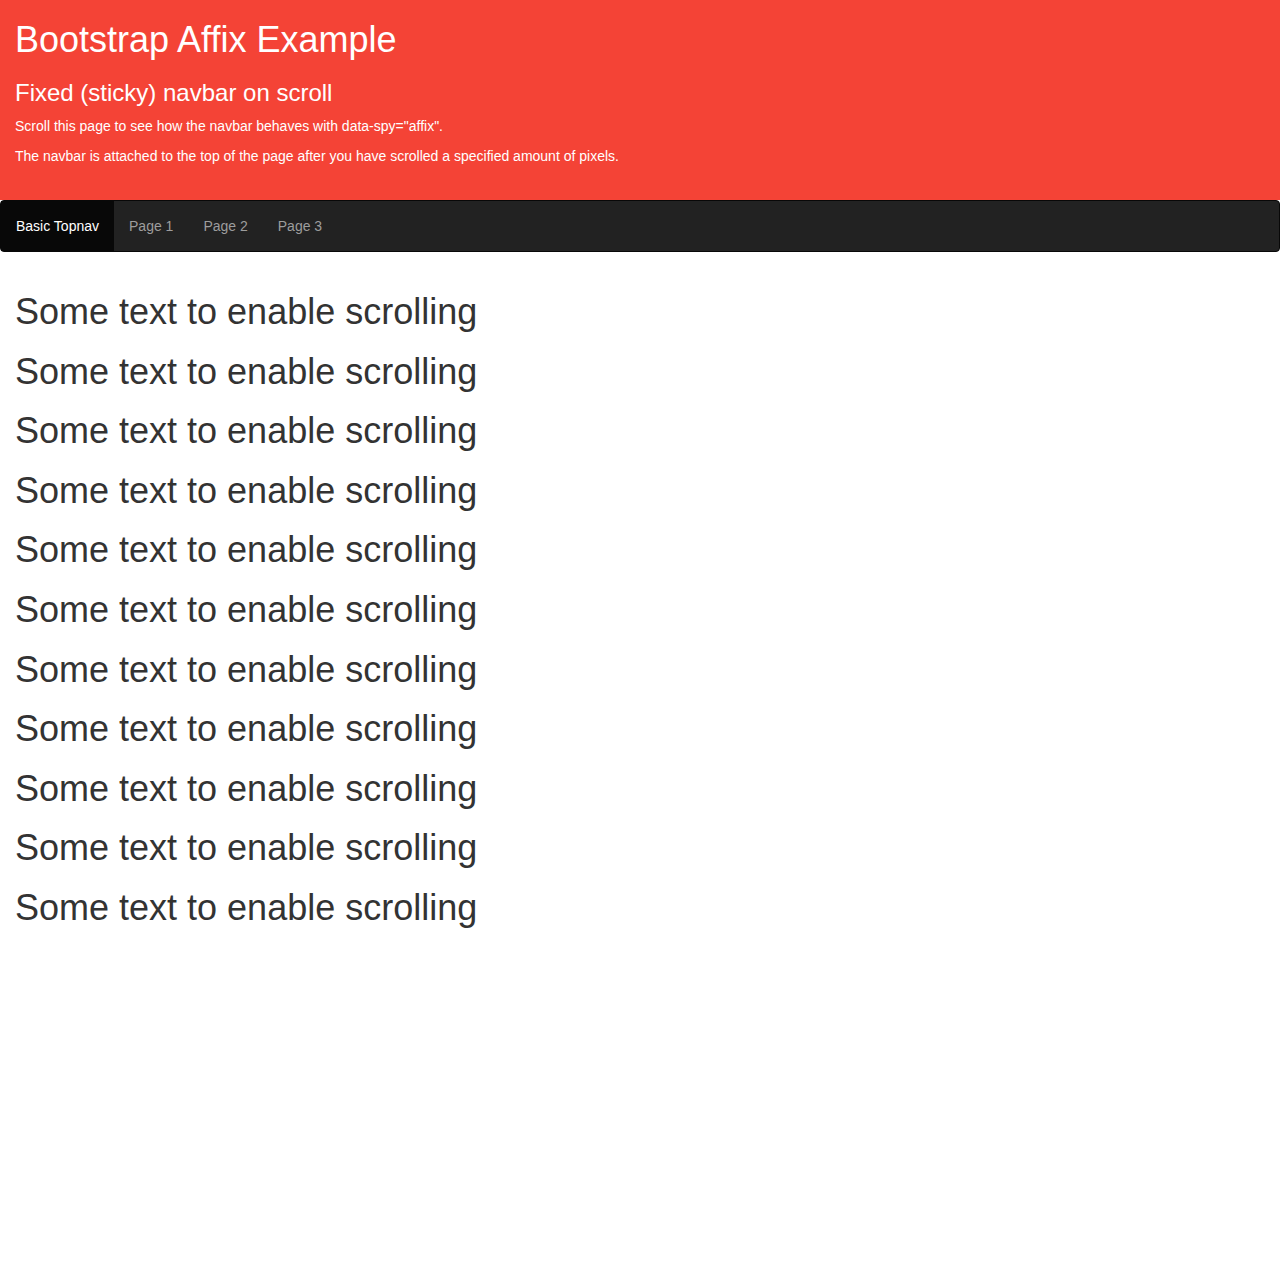
<file: Common/testFolder/test buttons.html>
<!DOCTYPE html>
<html>
<head>
  <title>Bootstrap Example</title>
  <meta charset="utf-8">
  <meta name="viewport" content="width=device-width, initial-scale=1">
  <link rel="stylesheet" href="http://maxcdn.bootstrapcdn.com/bootstrap/3.3.7/css/bootstrap.min.css">
  <script src="https://ajax.googleapis.com/ajax/libs/jquery/1.12.4/jquery.min.js"></script>
  <script src="http://maxcdn.bootstrapcdn.com/bootstrap/3.3.7/js/bootstrap.min.js"></script>
  <style>
  /* Note: Try to remove the following lines to see the effect of CSS positioning */
  .affix {
      top: 0;
      width: 100%;
  }

  .affix + .container-fluid {
      padding-top: 70px;
  }
  </style>
</head>
<body>

<div class="container-fluid" style="background-color:#F44336;color:#fff;height:200px;">
  <h1>Bootstrap Affix Example</h1>
  <h3>Fixed (sticky) navbar on scroll</h3>
  <p>Scroll this page to see how the navbar behaves with data-spy="affix".</p>
  <p>The navbar is attached to the top of the page after you have scrolled a specified amount of pixels.</p>
</div>

<nav class="navbar navbar-inverse" data-spy="affix" data-offset-top="197">
  <ul class="nav navbar-nav">
    <li class="active"><a href="#">Basic Topnav</a></li>
    <li><a href="#">Page 1</a></li>
    <li><a href="#">Page 2</a></li>
    <li><a href="#">Page 3</a></li>
  </ul>
</nav>

<div class="container-fluid" style="height:1000px">
  <h1>Some text to enable scrolling</h1>
  <h1>Some text to enable scrolling</h1>
  <h1>Some text to enable scrolling</h1>
  <h1>Some text to enable scrolling</h1>
  <h1>Some text to enable scrolling</h1>
  <h1>Some text to enable scrolling</h1>
  <h1>Some text to enable scrolling</h1>
  <h1>Some text to enable scrolling</h1>
  <h1>Some text to enable scrolling</h1>
  <h1>Some text to enable scrolling</h1>
  <h1>Some text to enable scrolling</h1>
</div>

</body>
</html>
</file>
<file: Common/shots1/styles/main.css>
* {
    padding: 0;
    margin: 0;
}
@import 'https://fonts.googleapis.com/css?family=Courgette|Yatra+One';
body {
    background-color: black;
    width: 95%;
    font-family: 'Courgette', sans-serif;
}
.header-container {
    position: relative;
    left: 3%;
    width: 99%;
    height: 670px;
    background-image: url('../images/mainImg.jpg');
    background-size: 100%;
    background-repeat: no-repeat;
}
.header-container .buttons img, .gallery-header-container .buttons img {
    position: fixed;
    width: 20%;
    padding-top: 5px;
    left: 10%;
    z-index: 50;
}
.header-container .follow-icons {
    background-color: gray;
    width: 400px;
    height: 70px;
    position: absolute;
    top: 30%;
    bottom: 0;
    /* follow img*/
    left: 0;
    right: 0;
    margin: auto;
    opacity: 0.8;
    border-radius: 10px;
    border: 2px solid black;
}
.header-container .follow-icons img {
    width: 15%;
    float: left;
    padding-left: 17px;
    padding-top: 5px;
}
.header-container h1 {
    color: white;
    font-size: 60px;
    font-style: oblique;
}
.buttons {
    width: 90%;
    height: 250px;
    position: relative;
    left: 5%;
    display: inline-block;
}
.header-container .follow {
    width: 99%;
    height: 120px;
    display: inline-block;
    position: relative;
}
.header-container .follow img {
    position: absolute;
    top: 0;
    bottom: 0;
    /* follow img*/
    left: 15px;
    right: 0;
    margin: auto;
}
.header-list-items {
    margin-top: 1%;
    float: right;
    list-style: none;
}
.background-button {
    background-color: black;
    width: 10%;
    height: 40px;
    position: fixed;
    top: 0;
    opacity: 0.4;
    z-index: 40;
}
ul {
    position: fixed;
    float: right;
    margin-left: 35%;
    z-index: 50;
}
li {
    float: left;
    padding: 10px;
    font-size: 17px;
    padding-top: 20px;
}
.header-list-items a {
    padding-left: 3px;
    position: relative;
    text-decoration: none;
    color: white;
}
.list-btn {
    position: fixed;
}
.header-list-items a:before {
    content: "";
    position: absolute;
    top: 25px;
    width: 100%;
    height: 1px;
    bottom: 0;
    left: 0;
    background-color: white;
    visibility: hidden;
    -webkit-transform: scaleX(0);
    transform: scaleX(0);
    -webkit-transition: all 0.4s ease-in-out 0s;
    transition: all 0.4s ease-in-out 0s;
}
.header-list-items a:hover:before {
    visibility: visible;
    -webkit-transform: scaleX(1);
    transform: scaleX(1);
}
.footer {
    position: relative;
    left: 3%;
    padding-top: 5px;
    width: 99%;
    height: 90px;
    background-color: #161616;
}
.footer .text-footer {
    text-align: center;
    color: white;
    width: 38%;
    position: relative;
    left: 31%;
}
.footer p {
    color: white;
    font-size: 12px;
    padding-left: 5%;
    padding-top: 0.8%;
    float: left;
}
.footer-icons {
    width: 30%;
    float: right;
    margin-right: 5%;
    margin-top: 15px;
}
.footer img {
    width: 7%;
    padding: 1%;
    float: right;
}
.footer img:hover {
    cursor: pointer;
}
.footer #logo {
    width: 9%;
    padding-left: 80px;
    float: left;
}
.footer-links {
    float: left;
    width: 50%;
    position: relative;
    left: 5%;
}
.footer-links a {
    position: relative;
    left: 30%;
    color: gray;
    text-decoration: none;
    float: left;
    padding-left: 4%;
}
.active {
    /*border: 3px solid red;*/
    opacity: 1;
    cursor: pointer;
}
.inactive {
    opacity: 0.4;
}
.list-btn {
    border-left: 1px solid white;
}
.app-store {
    margin-bottom: 20px;
    margin-top: 20px;
    position: relative;
    left: 34%;
    width: 38%;
}
.app-store img {
    width: 40%;
    height: 45px;
    position: relative;
    left: 8%;
    display: inline-block;
    opacity: 0.7;
}
.app-store img:hover {
    opacity: 1;
    cursor: pointer;
}
.app-store .get-app, .app-store .get-app-info {
    color: white;
    position: relative;
    width: 90%;
}
.app-store .get-app {
    text-align: center;
    left: 3%;
    font-size: 25px;
}
.app-store .get-app-info {
    text-align: center;
    left: 5%;
    font-size: 12px;
}
</file>
<file: Common/shots1/node_modules/live-server/test/data/style.css>
h1 { color: red; }
</file>
<file: Common/shots1/node_modules/live-server/node_modules/watchr/node_modules/typechecker/docs/assets/bass.css>
/*

    Basscss v7.0.3
    Low-level CSS toolkit
    http://basscss.com

    14.88 kB
    3.38 kB Gzipped
    286 Rules
    328 Selectors
    441 Declarations
    95 Properties

*/



body { margin: 0 }
img { max-width: 100% }
svg { max-height: 100% }

input,
select,
textarea,
fieldset {
  font-family: inherit;
  font-size: 1rem;
  box-sizing: border-box;
  margin-top: 0;
  margin-bottom: 0;
}

label {
  vertical-align: middle;
}

input[type=text],
input[type=date],
input[type=datetime],
input[type=datetime-local],
input[type=email],
input[type=month],
input[type=number],
input[type=password],
input[type=search],
input[type=tel],
input[type=time],
input[type=url],
input[type=week] {
  height: 2.25rem;
  padding: .5rem .5rem;
  vertical-align: middle;
  -webkit-appearance: none;
}

select {
  line-height: 1.75;
  padding: .5rem .5rem;
}

select:not([multiple]) {
  height: 2.25rem;
  vertical-align: middle;
}

textarea {
  line-height: 1.75;
  padding: .5rem .5rem;
}

table {
  border-collapse: separate;
  border-spacing: 0;
  max-width: 100%;
  width: 100%;
}

th {
  text-align: left;
  font-weight: bold;
}

th,
td {
  padding: .25rem 1rem;
  line-height: inherit;
}

th { vertical-align: bottom }
td { vertical-align: top }

body {
  font-family: 'Helvetica Neue', Helvetica, sans-serif;
  line-height: 1.5;
  font-size: 100%;
}

h1, h2, h3, h4, h5, h6 {
  font-family: 'Helvetica Neue', Helvetica, sans-serif;
  font-weight: bold;
  line-height: 1.25;
  margin-top: 1em;
  margin-bottom: .5em;
}

p {
  margin-top: 0;
  margin-bottom: 1rem;
}

dl, ol, ul {
  margin-top: 0;
  margin-bottom: 1rem;
}

pre, code, samp {
  font-family: 'Source Code Pro', Consolas, monospace;
  font-size: inherit;
}

pre {
  margin-top: 0;
  margin-bottom: 1rem;
  overflow-x: scroll;
}

h1 { font-size: 2rem }
h2 { font-size: 1.5rem }
h3 { font-size: 1.25rem }
h4 { font-size: 1rem }
h5 { font-size: .875rem }
h6 { font-size: .75rem }

body {
  color: #111;
  background-color: #fff;
}

a {
  color: #0074d9;
  text-decoration: none;
}

a:hover {
  text-decoration: underline;
}

pre, code {
  background-color: transparent;
  border-radius: 3px;
}

hr {
  border: 0;
  border-bottom-style: solid;
  border-bottom-width: 1px;
  border-bottom-color: rgba(0,0,0,.125);
}

.field {
  border-style: solid;
  border-width: 1px;
  border-color: rgba(0,0,0,.125);
  border-radius: 3px;
}

.field:focus,
.field.is-focused {
  outline: none;
  border-color: #0074d9;
  box-shadow: 0 0 0 2px rgba(0, 116, 217, 0.5);
}

.field:disabled,
.field.is-disabled {
  background-color: rgba(0,0,0,.125);
  opacity: .5;
}

.field:read-only:not(select),
.field.is-read-only {
  background-color: rgba(0,0,0,.125);
}


.field.is-success {
  border-color: #2ecc40;
}

.field.is-success:focus,
.field.is-success.is-focused {
  box-shadow: 0 0 0 2px rgba(46, 204, 64, 0.5);
}

.field.is-warning {
  border-color: #ffdc00;
}

.field.is-warning:focus,
.field.is-warning.is-focused {
  box-shadow: 0 0 0 2px rgba(255, 220, 0, 0.5);
}

.field:invalid,
.field.is-error {
  border-color: #ff4136;
}

.field:invalid:focus,
.field:invalid.is-focused,
.field.is-error:focus,
.field.is-error.is-focused {
  box-shadow: 0 0 0 2px rgba(255, 65, 54, 0.5);
}

.table-light th,
.table-light td {
  border-bottom-width: 1px;
  border-bottom-style: solid;
  border-bottom-color: rgba(0,0,0,.125);
}

.table-light tr:last-child td {
  border-bottom: 0;
}

.btn {
  font-family: inherit;
  font-size: inherit;
  font-weight: bold;
  text-decoration: none;
  cursor: pointer;
  display: inline-block;
  line-height: 1.125rem;
  padding: .5rem 1rem;
  margin: 0;
  height: auto;
  border: 1px solid transparent;
  vertical-align: middle;
  -webkit-appearance: none;
  color: inherit;
  background-color: transparent;
}

.btn:hover {
  text-decoration: none;
}

.btn:focus {
  outline: none;
  border-color: rgba(0,0,0,.125);
  box-shadow: 0 0 0 3px rgba(0,0,0,.25);
}

::-moz-focus-inner {
  border: 0;
  padding: 0;
}

.btn-primary {
  color: #fff;
  background-color: #0074d9;
  border-radius: 3px;
}

.btn-primary:hover {
  box-shadow: inset 0 0 0 20rem rgba(0,0,0,.0625);
}

.btn-primary:active {
  box-shadow: inset 0 0 0 20rem rgba(0,0,0,.125),
    inset 0 3px 4px 0 rgba(0,0,0,.25),
    0 0 1px rgba(0,0,0,.125);
}

.btn-primary:disabled,
.btn-primary.is-disabled {
  opacity: .5;
}

.btn-outline,
.btn-outline:hover {
  border-color: currentcolor;
}

.btn-outline {
  border-radius: 3px;
}

.btn-outline:hover {
  box-shadow: inset 0 0 0 20rem rgba(0,0,0,.0625);
}

.btn-outline:active {
  box-shadow: inset 0 0 0 20rem rgba(0,0,0,.125),
    inset 0 3px 4px 0 rgba(0,0,0,.25),
    0 0 1px rgba(0,0,0,.125);
}

.btn-outline:disabled,
.btn-outline.is-disabled {
  opacity: .5;
}

.h1 { font-size: 2rem }
.h2 { font-size: 1.5rem }
.h3 { font-size: 1.25rem }
.h4 { font-size: 1rem }
.h5 { font-size: .875rem }
.h6 { font-size: .75rem }

.bold    { font-weight: bold }
.regular { font-weight: normal }
.italic  { font-style: italic }
.caps    { text-transform: uppercase; letter-spacing: .2em; }

.left-align   { text-align: left }
.center       { text-align: center }
.right-align  { text-align: right }
.justify      { text-align: justify }

.nowrap { white-space: nowrap }
.break-word { word-wrap: break-word }

.truncate {
  max-width: 100%;
  overflow: hidden;
  text-overflow: ellipsis;
  white-space: nowrap;
}

.list-reset {
  list-style: none;
  padding-left: 0;
}

.inline       { display: inline }
.block        { display: block }
.inline-block { display: inline-block }
.table        { display: table }
.table-cell   { display: table-cell }

.overflow-hidden { overflow: hidden }
.overflow-scroll { overflow: scroll }
.overflow-auto   { overflow: auto }

.clearfix:before,
.clearfix:after {
  content: " ";
  display: table
}
.clearfix:after { clear: both }

.left  { float: left }
.right { float: right }

.fit { max-width: 100% }

.border-box { box-sizing: border-box }

.align-baseline { vertical-align: baseline }
.align-top      { vertical-align: top }
.align-middle   { vertical-align: middle }
.align-bottom   { vertical-align: bottom }

.m0  { margin:        0 }
.mt0 { margin-top:    0 }
.mr0 { margin-right:  0 }
.mb0 { margin-bottom: 0 }
.ml0 { margin-left:   0 }

.m1  { margin: .5rem }
.mt1 { margin-top: .5rem }
.mr1 { margin-right: .5rem }
.mb1 { margin-bottom: .5rem }
.ml1 { margin-left: .5rem }

.m2  { margin: 1rem }
.mt2 { margin-top: 1rem }
.mr2 { margin-right: 1rem }
.mb2 { margin-bottom: 1rem }
.ml2 { margin-left: 1rem }

.m3  { margin: 2rem }
.mt3 { margin-top: 2rem }
.mr3 { margin-right: 2rem }
.mb3 { margin-bottom: 2rem }
.ml3 { margin-left: 2rem }

.m4  { margin: 4rem }
.mt4 { margin-top: 4rem }
.mr4 { margin-right: 4rem }
.mb4 { margin-bottom: 4rem }
.ml4 { margin-left: 4rem }

.mxn1 { margin-left: -.5rem; margin-right: -.5rem; }
.mxn2 { margin-left: -1rem; margin-right: -1rem; }
.mxn3 { margin-left: -2rem; margin-right: -2rem; }
.mxn4 { margin-left: -4rem; margin-right: -4rem; }

.mx-auto { margin-left: auto; margin-right: auto; }
.p0 { padding: 0 }

.p1  { padding: .5rem }
.py1 { padding-top: .5rem; padding-bottom: .5rem }
.px1 { padding-left: .5rem; padding-right: .5rem }

.p2  { padding: 1rem }
.py2 { padding-top: 1rem; padding-bottom: 1rem }
.px2 { padding-left: 1rem; padding-right: 1rem }

.p3  { padding: 2rem }
.py3 { padding-top: 2rem; padding-bottom: 2rem }
.px3 { padding-left: 2rem; padding-right: 2rem }

.p4  { padding: 4rem }
.py4 { padding-top: 4rem; padding-bottom: 4rem }
.px4 { padding-left: 4rem; padding-right: 4rem }

.relative { position: relative }
.absolute { position: absolute }
.fixed    { position: fixed }

.top-0    { top: 0 }
.right-0  { right: 0 }
.bottom-0 { bottom: 0 }
.left-0   { left: 0 }

.z1 { z-index: 1 }
.z2 { z-index: 2 }
.z3 { z-index: 3 }
.z4 { z-index: 4 }

.sm-show, .md-show, .lg-show {
  display: none !important
}

@media (min-width: 40em) {
  .sm-show { display: block !important }
}

@media (min-width: 52em) {
  .md-show { display: block !important }
}

@media (min-width: 64em) {
  .lg-show { display: block !important }
}


@media (min-width: 40em) {
  .sm-hide { display: none !important }
}

@media (min-width: 52em) {
  .md-hide { display: none !important }
}

@media (min-width: 64em) {
  .lg-hide { display: none !important }
}

.display-none { display: none !important }

.hide {
  position: absolute !important;
  height: 1px;
  width: 1px;
  overflow: hidden;
  clip: rect(1px, 1px, 1px, 1px);
}

.container {
  max-width: 64em;
  margin-left: auto;
  margin-right: auto;
}
.col {
  float: left;
  box-sizing: border-box;
}

.col-right {
  float: right;
  box-sizing: border-box;
}

.col-1 {
  width: 8.33333%;
}

.col-2 {
  width: 16.66667%;
}

.col-3 {
  width: 25%;
}

.col-4 {
  width: 33.33333%;
}

.col-5 {
  width: 41.66667%;
}

.col-6 {
  width: 50%;
}

.col-7 {
  width: 58.33333%;
}

.col-8 {
  width: 66.66667%;
}

.col-9 {
  width: 75%;
}

.col-10 {
  width: 83.33333%;
}

.col-11 {
  width: 91.66667%;
}

.col-12 {
  width: 100%;
}
@media (min-width: 40em) {

  .sm-col {
    float: left;
    box-sizing: border-box;
  }

  .sm-col-right {
    float: right;
    box-sizing: border-box;
  }

  .sm-col-1 {
    width: 8.33333%;
  }

  .sm-col-2 {
    width: 16.66667%;
  }

  .sm-col-3 {
    width: 25%;
  }

  .sm-col-4 {
    width: 33.33333%;
  }

  .sm-col-5 {
    width: 41.66667%;
  }

  .sm-col-6 {
    width: 50%;
  }

  .sm-col-7 {
    width: 58.33333%;
  }

  .sm-col-8 {
    width: 66.66667%;
  }

  .sm-col-9 {
    width: 75%;
  }

  .sm-col-10 {
    width: 83.33333%;
  }

  .sm-col-11 {
    width: 91.66667%;
  }

  .sm-col-12 {
    width: 100%;
  }

}
@media (min-width: 52em) {

  .md-col {
    float: left;
    box-sizing: border-box;
  }

  .md-col-right {
    float: right;
    box-sizing: border-box;
  }

  .md-col-1 {
    width: 8.33333%;
  }

  .md-col-2 {
    width: 16.66667%;
  }

  .md-col-3 {
    width: 25%;
  }

  .md-col-4 {
    width: 33.33333%;
  }

  .md-col-5 {
    width: 41.66667%;
  }

  .md-col-6 {
    width: 50%;
  }

  .md-col-7 {
    width: 58.33333%;
  }

  .md-col-8 {
    width: 66.66667%;
  }

  .md-col-9 {
    width: 75%;
  }

  .md-col-10 {
    width: 83.33333%;
  }

  .md-col-11 {
    width: 91.66667%;
  }

  .md-col-12 {
    width: 100%;
  }

}
@media (min-width: 64em) {

  .lg-col {
    float: left;
    box-sizing: border-box;
  }

  .lg-col-right {
    float: right;
    box-sizing: border-box;
  }

  .lg-col-1 {
    width: 8.33333%;
  }

  .lg-col-2 {
    width: 16.66667%;
  }

  .lg-col-3 {
    width: 25%;
  }

  .lg-col-4 {
    width: 33.33333%;
  }

  .lg-col-5 {
    width: 41.66667%;
  }

  .lg-col-6 {
    width: 50%;
  }

  .lg-col-7 {
    width: 58.33333%;
  }

  .lg-col-8 {
    width: 66.66667%;
  }

  .lg-col-9 {
    width: 75%;
  }

  .lg-col-10 {
    width: 83.33333%;
  }

  .lg-col-11 {
    width: 91.66667%;
  }

  .lg-col-12 {
    width: 100%;
  }

}

.flex { display: -webkit-box; display: -webkit-flex; display: -ms-flexbox; display: flex }

.flex-column  { -webkit-box-orient: vertical; -webkit-box-direction: normal; -webkit-flex-direction: column; -ms-flex-direction: column; flex-direction: column }
.flex-wrap    { -webkit-flex-wrap: wrap; -ms-flex-wrap: wrap; flex-wrap: wrap }

.flex-center   { -webkit-box-align: center; -webkit-align-items: center; -ms-flex-align: center; align-items: center }
.flex-baseline { -webkit-box-align: baseline; -webkit-align-items: baseline; -ms-flex-align: baseline; align-items: baseline }
.flex-stretch  { -webkit-box-align: stretch; -webkit-align-items: stretch; -ms-flex-align: stretch; align-items: stretch }
.flex-start    { -webkit-box-align: start; -webkit-align-items: flex-start; -ms-flex-align: start; align-items: flex-start }
.flex-end      { -webkit-box-align: end; -webkit-align-items: flex-end; -ms-flex-align: end; align-items: flex-end }

.flex-justify  { -webkit-box-pack: justify; -webkit-justify-content: space-between; -ms-flex-pack: justify; justify-content: space-between }

.flex-auto {
  -webkit-box-flex: 1;
  -webkit-flex: 1 1 auto;
      -ms-flex: 1 1 auto;
          flex: 1 1 auto;
  min-width: 0;
  min-height: 0;
}
.flex-grow { -webkit-box-flex: 1; -webkit-flex: 1 0 auto; -ms-flex: 1 0 auto; flex: 1 0 auto }
.flex-none { -webkit-box-flex: 0; -webkit-flex: none; -ms-flex: none; flex: none }

.flex-first { -webkit-box-ordinal-group: 0; -webkit-order: -1; -ms-flex-order: -1; order: -1 }
.flex-last  { -webkit-box-ordinal-group: 100000; -webkit-order: 99999; -ms-flex-order: 99999; order: 99999 }
@media (min-width: 40em) {
  .sm-flex { display: -webkit-box; display: -webkit-flex; display: -ms-flexbox; display: flex }
}
@media (min-width: 52em) {
  .md-flex { display: -webkit-box; display: -webkit-flex; display: -ms-flexbox; display: flex }
}
@media (min-width: 64em) {
  .lg-flex { display: -webkit-box; display: -webkit-flex; display: -ms-flexbox; display: flex }
}

.border {
  border-style: solid;
  border-width: 1px;
  border-color: rgba(0,0,0,.125);
}

.border-top {
  border-top-style: solid;
  border-top-width: 1px;
  border-top-color: rgba(0,0,0,.125);
}

.border-right {
  border-right-style: solid;
  border-right-width: 1px;
  border-right-color: rgba(0,0,0,.125);
}

.border-bottom {
  border-bottom-style: solid;
  border-bottom-width: 1px;
  border-bottom-color: rgba(0,0,0,.125);
}

.border-left {
  border-left-style: solid;
  border-left-width: 1px;
  border-left-color: rgba(0,0,0,.125);
}

.border-none { border: 0 }

.rounded { border-radius: 3px }
.circle  { border-radius: 50% }

.rounded-top    { border-radius: 3px 3px 0 0 }
.rounded-right  { border-radius: 0 3px 3px 0 }
.rounded-bottom { border-radius: 0 0 3px 3px }
.rounded-left   { border-radius: 3px 0 0 3px }

.not-rounded { border-radius: 0 }

.black  { color: #111 }
.gray   { color: #aaa }
.silver { color: #ddd }
.white  { color: #fff }

.aqua  { color: #7fdbff }
.blue  { color: #0074d9 }
.navy  { color: #001f3f }
.teal  { color: #39cccc }
.green { color: #2ecc40 }
.olive { color: #3d9970 }
.lime  { color: #01ff70 }

.yellow  { color: #ffdc00 }
.orange  { color: #ff851b }
.red     { color: #ff4136 }
.fuchsia { color: #f012be }
.purple  { color: #b10dc9 }
.maroon  { color: #85144b }

.color-inherit { color: inherit }
.muted { opacity: .5 }

.bg-black  { background-color: #111 }
.bg-gray   { background-color: #aaa }
.bg-silver { background-color: #ddd }
.bg-white  { background-color: #fff }

.bg-aqua  { background-color: #7fdbff }
.bg-blue  { background-color: #0074d9 }
.bg-navy  { background-color: #001f3f }
.bg-teal  { background-color: #39cccc }
.bg-green { background-color: #2ecc40 }
.bg-olive { background-color: #3d9970 }
.bg-lime  { background-color: #01ff70 }

.bg-yellow  { background-color: #ffdc00 }
.bg-orange  { background-color: #ff851b }
.bg-red     { background-color: #ff4136 }
.bg-fuchsia { background-color: #f012be }
.bg-purple  { background-color: #b10dc9 }
.bg-maroon  { background-color: #85144b }

.bg-darken-1 { background-color: rgba(0,0,0,.0625) }
.bg-darken-2 { background-color: rgba(0,0,0,.125) }
.bg-darken-3 { background-color: rgba(0,0,0,.25) }
.bg-darken-4 { background-color: rgba(0,0,0,.5) }

.bg-lighten-1 { background-color: rgba(255,255,255,.0625) }
.bg-lighten-2 { background-color: rgba(255,255,255,.125) }
.bg-lighten-3 { background-color: rgba(255,255,255,.25) }
.bg-lighten-4 { background-color: rgba(255,255,255,.5) }
</file>
<file: Common/shots1/node_modules/live-server/node_modules/watchr/node_modules/typechecker/docs/assets/style.css>
@import url(fonts/source-sans-pro/source-sans-pro.css);
@import url(fonts/source-code-pro/source-code-pro.css);

.documentation a {
  color: #1184CE;
}

.documentation .suppress-p-margin p {
  margin:0;
}

.force-inline, .force-inline p {
  display: inline;
  color: #222;
}

.container-small {
  max-width: 58rem;
  margin-left: auto;
  margin-right: auto;
}

.max-height-100 {
  max-height: 100%;
}

.fade {
  opacity:0.50;
}

.button-indent {
  padding: .25rem 1.5rem;
  font-size: 90%;
}

.section-indent {
  border-left: 2px solid #eee;
}

.bg-cloudy {
  background: #fafafa;
}

.force-inline * {
  display:inline;
}

section:target h3 {
  font-weight:700;
}

.documentation,
.documentation h1,
.documentation h2,
.documentation h3,
.documentation h4,
.documentation h5,
.documentation h6 {
    font-family: 'Source Sans Pro', Helvetica, sans-serif;
}

.documentation pre,
.documentation code,
.documentation samp {
  font-family: 'Source Code Pro', monospace;
  font-size: 90%;
}

.documentation td,
.documentation th {
    padding: .25rem .25rem;
}

h1:hover .anchorjs-link,
h2:hover .anchorjs-link,
h3:hover .anchorjs-link,
h4:hover .anchorjs-link {
  opacity: 1;
}

.collapsible .collapser {
  display:none;
}

.collapsible:target .collapser {
  display: block;
}

.fix-3 {
  width: 25%;
  max-width: 244px;
}

@media (min-width: 52em) {
  .fix-margin-3 {
    margin-left: 25%;
  }
}
</file>
<file: Common/shots1/node_modules/live-server/node_modules/watchr/node_modules/typechecker/docs/assets/github.css>
/*

github.com style (c) Vasily Polovnyov <vast@whiteants.net>

*/

.hljs {
  display: block;
  overflow-x: auto;
  padding: 0.5em;
  color: #333;
  background: #f8f8f8;
  -webkit-text-size-adjust: none;
}

.hljs-comment,
.diff .hljs-header,
.hljs-javadoc {
  color: #998;
  font-style: italic;
}

.hljs-keyword,
.css .rule .hljs-keyword,
.hljs-winutils,
.nginx .hljs-title,
.hljs-subst,
.hljs-request,
.hljs-status {
  color: #1184CE;
}

.hljs-number,
.hljs-hexcolor,
.ruby .hljs-constant {
  color: #ed225d;
}

.hljs-string,
.hljs-tag .hljs-value,
.hljs-phpdoc,
.hljs-dartdoc,
.tex .hljs-formula {
  color: #ed225d;
}

.hljs-title,
.hljs-id,
.scss .hljs-preprocessor {
  color: #900;
  font-weight: bold;
}

.hljs-list .hljs-keyword,
.hljs-subst {
  font-weight: normal;
}

.hljs-class .hljs-title,
.hljs-type,
.vhdl .hljs-literal,
.tex .hljs-command {
  color: #458;
  font-weight: bold;
}

.hljs-tag,
.hljs-tag .hljs-title,
.hljs-rules .hljs-property,
.django .hljs-tag .hljs-keyword {
  color: #000080;
  font-weight: normal;
}

.hljs-attribute,
.hljs-variable,
.lisp .hljs-body {
  color: #008080;
}

.hljs-regexp {
  color: #009926;
}

.hljs-symbol,
.ruby .hljs-symbol .hljs-string,
.lisp .hljs-keyword,
.clojure .hljs-keyword,
.scheme .hljs-keyword,
.tex .hljs-special,
.hljs-prompt {
  color: #990073;
}

.hljs-built_in {
  color: #0086b3;
}

.hljs-preprocessor,
.hljs-pragma,
.hljs-pi,
.hljs-doctype,
.hljs-shebang,
.hljs-cdata {
  color: #999;
  font-weight: bold;
}

.hljs-deletion {
  background: #fdd;
}

.hljs-addition {
  background: #dfd;
}

.diff .hljs-change {
  background: #0086b3;
}

.hljs-chunk {
  color: #aaa;
}
</file>
<file: Common/shots1/node_modules/live-server/node_modules/watchr/node_modules/scandirectory/node_modules/taskgroup/docs/assets/biscotto.css>
.stability-1 {
  border-color: #EC5315;
  border-width: 1px 1px 1px 5px;
  border-radius: 0;
  border-style: solid;
  padding: 10px;
  margin-bottom: 10px;
}

.stability-1 .heading {
  display: inline-block;
  padding-bottom: 10px;
}

.stability-1 .heading:before {
  color: #EC5315;
  font-weight: bold;
  content: 'Stability: 1 - Experimental';
}

.stability-1 .message:before {
  white-space: pre;
  content: 'This API was introduced recently, and may change or be removed in future versions.\A\APlease try it out and provide feedback. If it addresses a use-case that is important to you, please tell the Atom team.'
}

body{padding:0 5px;font-family:"Lucida Sans","Lucida Grande",Verdana,Arial,sans-serif;font-size:13px}h1{font-size:25px;margin:.8em 0 .5em;padding-top:4px;border-top:1px dotted #d5d5d5}h2{padding:0;padding-bottom:3px;border-bottom:1px #aaa solid;font-size:1.4em;margin:1.8em 0 .5em}#base{display:none}#fuzzySearch{-webkit-box-shadow:rgba(0,0,0,0.5) 0 10px 30px 10px;-moz-box-shadow:rgba(0,0,0,0.5) 0 10px 30px 10px;box-shadow:rgba(0,0,0,0.5) 0 10px 30px 10px;-webkit-border-radius:10px;-moz-border-radius:10px;-ms-border-radius:10px;-o-border-radius:10px;border-radius:10px;position:fixed;z-index:8000;left:0;right:0;top:25px;width:500px;height:45px;margin:0 auto;display:none;padding:25px;background-color:#fff}#fuzzySearch input{-webkit-border-radius:5px;-moz-border-radius:5px;-ms-border-radius:5px;-o-border-radius:5px;border-radius:5px;width:485px;border:2px solid #05a;font-size:20px;padding:5px}#fuzzySearch ol{list-style-type:none;margin:10px 0 0 0;padding:0}#fuzzySearch ol li{padding:3px}#fuzzySearch ol li.stripe{background:#f0f0f0}#fuzzySearch ol li.selected{background:#05a}#fuzzySearch ol li.selected a{color:#fff}#fuzzySearch ol li.selected a:visited{color:#fff}#fuzzySearch ol li.selected a:hover{color:#05a}#fuzzySearch ol li.selected a span{color:#05a}#fuzzySearch ol li a{color:#05a;font-size:18px;text-decoration:none}#fuzzySearch ol li a:visited{color:#05a}#fuzzySearch ol li a:hover{background:#ffffa5}#fuzzySearch ol li a span{background-color:#ff0}#fuzzySearch ol li small{font-size:14px;padding-left:10px;color:#888}#help{-webkit-box-shadow:rgba(0,0,0,0.5) 0 10px 30px 10px;-moz-box-shadow:rgba(0,0,0,0.5) 0 10px 30px 10px;box-shadow:rgba(0,0,0,0.5) 0 10px 30px 10px;-webkit-border-radius:10px;-moz-border-radius:10px;-ms-border-radius:10px;-o-border-radius:10px;border-radius:10px;position:fixed;z-index:8000;left:0;right:0;top:50%;width:500px;height:525px;margin:0 auto;margin-top:-262px;display:none;padding:25px;background-color:#fff}#help ul{list-style-type:none;margin:0;padding:0}#help ul li{height:35px;font-weight:bold}#help ul li span{-webkit-box-shadow:rgba(0,0,0,0.5) 1px 1px 2px;-moz-box-shadow:rgba(0,0,0,0.5) 1px 1px 2px;box-shadow:rgba(0,0,0,0.5) 1px 1px 2px;-webkit-border-radius:3px;-moz-border-radius:3px;-ms-border-radius:3px;-o-border-radius:3px;border-radius:3px;display:block;float:left;width:50px;padding:5px;margin-right:20px;background:#eee;text-align:center}#content a:link,#content a:visited{text-decoration:none;color:#05a}#content a:hover{background:#ffffa5}#content #filecontents img{border:0}#content #filecontents li{line-height:25px}#content #filecontents table{padding:0;border-collapse:collapse;border-spacing:0}#content #filecontents table tr{border-top:1px solid #ccc;background-color:white;margin:0;padding:0}#content #filecontents table tr td{border:1px solid #ccc;text-align:left;margin:0;padding:6px 13px}#content table.box{font-size:1em;line-height:2;border-spacing:0;border-collapse:collapse}#content table.box tr{background-color:#fff}#content table.box tr:first-child{background-color:#EEE}#content table.box tr td{border:1px solid #aaa}#content table.box tr td:first-child{width:100px;padding-right:10px;text-align:right;font-weight:bold}#content table.box tr td:last-child{min-width:420px;padding-left:10px;padding-right:10px}#content h1 .note,#content li .note,#content .properties .note{font-weight:normal;padding:3px 5px;position:relative;top:-3px;text-transform:capitalize;display:inline}#content h1 .note{font-size:.5em}#content li .note{top:0;font-size:.9em}#content .properties .note{top:0;font-size:.85em}#content ul.summary,#content .properties{list-style:none;font-family:monospace;font-size:1em;line-height:1.5em}#content ul.summary li,#content .properties li{margin-bottom:5px}#content ul.summary .signature,#content .properties .signature{-webkit-border-radius:3px;-moz-border-radius:3px;-ms-border-radius:3px;-o-border-radius:3px;border-radius:3px;padding:1px 10px;color:#05A;background:#eaeaff;border:1px solid #dfdfe5}#content ul.summary .signature a:hover,#content .properties .signature a:hover{background:transparent}#content ul.summary li[deprecated] .signature,#content .properties li[deprecated] .signature{text-decoration:line-through}#content ul.summary .signature+.note.title,#content .properties .signature+.note.title{margin-left:7px}#content ul.summary .desc,#content .properties .desc{margin-left:32px;display:block;font-family:sans-serif}#content ul.summary .desc p,#content .properties .desc p{padding:0;margin:0}#content dl.constants dt{font-weight:bold}#content dl.constants,#content dl.properties{margin-left:40px}#content dl.constants dt,#content dl.properties dt{font-size:1.1em;margin-bottom:5px}#content dl.constants dt .docstring,#content dl.properties dt .docstring{margin-left:32px;font-size:.9em;font-weight:normal}#content dl.constants dd,#content dl.properties dd{margin-bottom:18px}#content .method_details{border-top:1px dotted #aaa;margin-top:15px;padding-top:0}#content .method_details:first-child{border:none}#content .method_details p.signature{-webkit-border-radius:3px;-moz-border-radius:3px;-ms-border-radius:3px;-o-border-radius:3px;border-radius:3px;font-size:1.1em;font-weight:normal;font-family:Monaco,Consolas,Courier,monospace;padding:6px 10px;margin-top:18px;background:#e5e8ff;border:1px solid #d8d8e5}#content .method_details p.signature a.gh-link{float:right}#content .tags{font-size:13px}#content .tags h3{font-size:1em;margin-bottom:3px}#content .tags ul{margin-top:0;padding-left:30px;list-style:square}#content .tags ul .name{font-family:monospace;font-weight:bold}#content .tags .overloads h3{margin-bottom:0}#content .tags .overloads .overload{margin-left:20px}#content .tags .overloads .overload p.signature{padding-top:2px;padding-bottom:2px}#content .note{-webkit-border-radius:3px;-moz-border-radius:3px;-ms-border-radius:3px;-o-border-radius:3px;border-radius:3px;margin-top:10px;color:#222;background:#e3e4e3;border:1px solid #d5d5d5;padding:7px 10px;display:block}#content .deprecated{background:#ffe5e5;border-color:#e9dada}#content .writeonly{background:#d3ff97;border-color:#c3eb8b}#content .readonly{background:#ffe5e5;border-color:#e9dada}#content .bound{background:#d3ff97;border-color:#c3eb8b}#content .todo{background:#ffffc5;border-color:#ececaa}#content .private{background:#d5d5d5;border-color:#c5c5c5}#content .constructor{color:white;background:#6a98d6;border-color:#6689d6}#content h3.inherited,#content h3.included,#content h3.extended{font-style:italic;font-family:"Lucida Sans","Lucida Grande",Verdana,Arial,sans-serif;font-weight:normal;padding:0;margin:0;margin-top:12px;margin-bottom:3px;font-size:13px}#content p.inherited,#content p.included,#content p.extended{word-spacing:5px;font-size:1.2em;padding:0;margin:0;margin-left:25px}#content p.inherited a,#content p.included a,#content p.extended a{font-family:monospace;font-size:.9em}#footer{margin-top:15px;border-top:1px solid #ccc;text-align:center;padding:7px 0;font-size:12px;color:#999}#footer a:link,#footer a:visited{color:#999;text-decoration:none;border-bottom:1px dotted #bbd}#footer a:hover{color:#05a}pre code{display:block;padding:.5em;color:#000;background:#f8f8ff}pre .comment,pre .template_comment,pre .diff .header,pre .javadoc{color:#998;font-style:italic}pre .keyword,pre .css .rule .keyword,pre .winutils,pre .javascript .title,pre .lisp .title,pre .subst{color:#000;font-weight:bold}pre .number,pre .hexcolor{color:#40a070}pre .string,pre .tag .value,pre .phpdoc,pre .tex .formula{color:#d14}pre .title,pre .id{color:#900;font-weight:bold}pre .javascript .title,pre .lisp .title,pre .subst{font-weight:normal}pre .class .title,pre .haskell .label,pre .tex .command{color:#458;font-weight:bold}pre .tag,pre .tag .title,pre .rules .property,pre .django .tag .keyword{color:#000080;font-weight:normal}pre .attribute,pre .variable,pre .instancevar,pre .lisp .body{color:#008080}pre .regexp{color:#009926}pre .class{color:#458;font-weight:bold}pre .symbol,pre .ruby .symbol .string,pre .ruby .symbol .keyword,pre .ruby .symbol .keymethods,pre .lisp .keyword,pre .tex .special,pre .input_number{color:#990073}pre .builtin,pre .built_in,pre .lisp .title{color:#0086b3}pre .preprocessor,pre .pi,pre .doctype,pre .shebang,pre .cdata{color:#999;font-weight:bold}pre .deletion{background:#fdd}pre .addition{background:#dfd}pre .diff .change{background:#0086b3}pre .chunk{color:#aaa}pre .tex .formula{opacity:.5}#menu{font-size:1.3em;color:#bbb;top:-5px;position:relative}#menu .title,#menu a{font-size:.7em}#menu .title a{font-size:1em}#menu .title{color:#555}#menu a:link,#menu a:visited{color:#333;text-decoration:none;border-bottom:1px dotted #bbd}#menu a:hover{color:#05a}#header nav{float:right;color:#000;font-size:.7em}#header nav ul{list-style-type:none;margin:4px!important}#header nav ul,#header nav ul li{margin:0;padding:0;display:inline}#header nav a{font-size:1em}#header #search{float:right;margin-top:-3px}#header #search a:link,#header #search a:visited{-webkit-box-shadow:#ddd -1px 1px 3px;-moz-box-shadow:#ddd -1px 1px 3px;box-shadow:#ddd -1px 1px 3px;-moz-border-radius-bottomleft:3px;-webkit-border-bottom-left-radius:3px;border-bottom-left-radius:3px;-moz-border-radius-bottomright:3px;-webkit-border-bottom-right-radius:3px;border-bottom-right-radius:3px;display:block;float:left;margin-right:4px;padding:8px 10px;color:#05a;background:#eaf0ff;text-decoration:none;border:1px solid #d8d8e5}#header #search a:hover{background:#f5faff;color:#06b}#header #search a.active{-moz-border-radius-topleft:5px;-webkit-border-top-left-radius:5px;border-top-left-radius:5px;-moz-border-radius-topright:5px;-webkit-border-top-right-radius:5px;border-top-right-radius:5px;padding-bottom:20px;color:#fff;background:#568;border:1px solid #457}#header #search a.inactive{color:#999}body.frames #header li.frames{display:none}body.frames #header #search{display:none}body.noframes #header li.noframes{display:none}#search_frame{-webkit-box-shadow:#aaa -7px 5px 25px;-moz-box-shadow:#aaa -7px 5px 25px;box-shadow:#aaa -7px 5px 25px;display:none;position:absolute;overflow-y:scroll;z-index:9999;top:36px;right:18px;width:500px;height:80%;background:white;border:1px solid #999;border-collapse:collapse}pre{-webkit-border-radius:3px;-moz-border-radius:3px;-ms-border-radius:3px;-o-border-radius:3px;border-radius:3px;-webkit-box-shadow:rgba(0,0,0,0.1) 1px 1px 2px;-moz-box-shadow:rgba(0,0,0,0.1) 1px 1px 2px;box-shadow:rgba(0,0,0,0.1) 1px 1px 2px;padding:0;margin-top:4px;border:1px solid #eaeaea;background-color:#f8f8f8;font-family:monospace}pre.code{word-wrap:break-word}pre code{border:0;white-space:pre;overflow:hidden;word-wrap:break-word}code{-webkit-border-radius:3px;-moz-border-radius:3px;-ms-border-radius:3px;-o-border-radius:3px;border-radius:3px;margin:0 2px;padding:0 5px;white-space:nowrap;border:1px solid #eaeaea;background-color:#f8f8f8}pre>code{white-space:wrap}.docstring p>code,.docstring li>code{-webkit-border-radius:3px;-moz-border-radius:3px;-ms-border-radius:3px;-o-border-radius:3px;border-radius:3px;margin:0 2px;padding:0 5px;white-space:nowrap;border:1px solid #eaeaea;background-color:#f8f8f8}.alphaindex{margin-top:0;font-size:22px}.noborder{border-top:0;margin-top:0;padding-top:4px}.title{margin-bottom:10px}#files{padding:0;font-size:1.1em}#files li{list-style:none;display:inline;padding:7px 12px;line-height:35px;background:#f0f0f0;margin-right:5px}.index{-webkit-column-count:3;-moz-column-count:3;-ms-column-count:3;-o-column-count:3;column-count:3;-webkit-column-width:33%;-moz-column-width:33%;-ms-column-width:33%;-o-column-width:33%;column-width:33%}.index>ul{margin:0;padding:0;padding-bottom:10px;font-size:1.1em;list-style:none}.index>ul>li.letter{-webkit-column-break-after:avoid;font-size:1.4em;padding-bottom:10px;text-transform:uppercase}.index>ul>ul{margin:0;padding-left:20px}.index>ul>ul small{color:#666;font-size:.7em}body.list{padding:0;margin:0}body.noframes #content.list nav{display:none}body.noframes #content.list #search{position:absolute;right:5px;top:9px;padding-left:10px}body.frames #content.list #search{position:relative;margin-top:5px;margin-left:10px}#content.list.tree>ul{margin-top:13px!important}#content.list.tree ul{font-size:16px;margin:0;padding:0}#content.list.tree ul li{margin:0;padding:5px;color:#000;font-size:1em;list-style:none;white-space:nowrap;overflow:hidden;cursor:pointer}#content.list.tree ul li.namespace{overflow:visible}#content.list.tree ul li>a.toggle{display:block;float:left;width:10px;height:10px;margin-top:5px;margin-left:5px;background-image:url([data-uri]);background-repeat:no-repeat;background-position:0 -10px}#content.list.tree ul li>a.toggle.collapsed{background-position:0 0}#content.list.tree ul li>span,#content.list.tree ul li a{margin-left:20px;text-decoration:none}#content.list.tree ul li>a.toggle+span,#content.list.tree ul li a.toggle+a{margin-left:5px}#content.list.tree ul li small{color:#888;white-space:nowrap}#content.list.tree ul li small.namespace{display:none}#content.list.tree ul li.result a.toggle{visibility:hidden}#content.list.tree ul li.result small.namespace{display:inline}#content.list.tree ul li.result small.parent{display:none}#content.list{padding:0;margin:0}#content.list h1{padding:12px 10px;padding-bottom:10px;margin:0;font-size:1.4em}#content.list a:hover{background:transparent}#content.list nav{margin-left:10px}#content.list #search{color:#888}#content.list #search input{-webkit-border-radius:3px;-moz-border-radius:3px;-ms-border-radius:3px;-o-border-radius:3px;border-radius:3px;border:1px solid #BBB}#content.list a{color:#05A;cursor:pointer;text-decoration:none}#content.list a:hover{text-decoration:underline}#content.list ul{padding:0;list-style:none;margin-left:0}#content.list ul li[deprecated]{text-decoration:line-through}#content.list ul li{padding:5px;padding-left:12px;margin:0;font-size:1.1em;list-style:none;color:#888;cursor:pointer}#content.list ul li.stripe{background:#f0f0f0}#content.list ul li:hover{background:#ddd}nav.toc{-webkit-box-shadow:#bbb -2px 2px 6px;-moz-box-shadow:#bbb -2px 2px 6px;box-shadow:#bbb -2px 2px 6px;overflow:hidden;position:absolute;z-index:500;right:0;max-width:300px;padding:20px;padding-right:30px;margin-left:20px;margin-bottom:20px;background:white;border:1px solid #DDD}nav.toc p.title{margin-top:5px}nav.toc ol{padding-left:1.8em}nav.toc li{font-size:1.1em;line-height:1.7em}nav.toc>ol>li{font-size:1.1em;font-weight:bold}nav.toc ol>ol{font-size:.9em}nav.toc.inline{-webkit-box-shadow:white 0 0 0;-moz-box-shadow:white 0 0 0;box-shadow:white 0 0 0;position:relative;padding:0;margin:5px 0 0 0;border:0}nav.toc.inline.hidden{background:none;padding:0;text-align:left}nav.toc.hidden{height:26px;width:140px;padding:5px;background:#f6f6f6;text-align:center}nav.toc.hidden p.title small{display:none}
</file>
